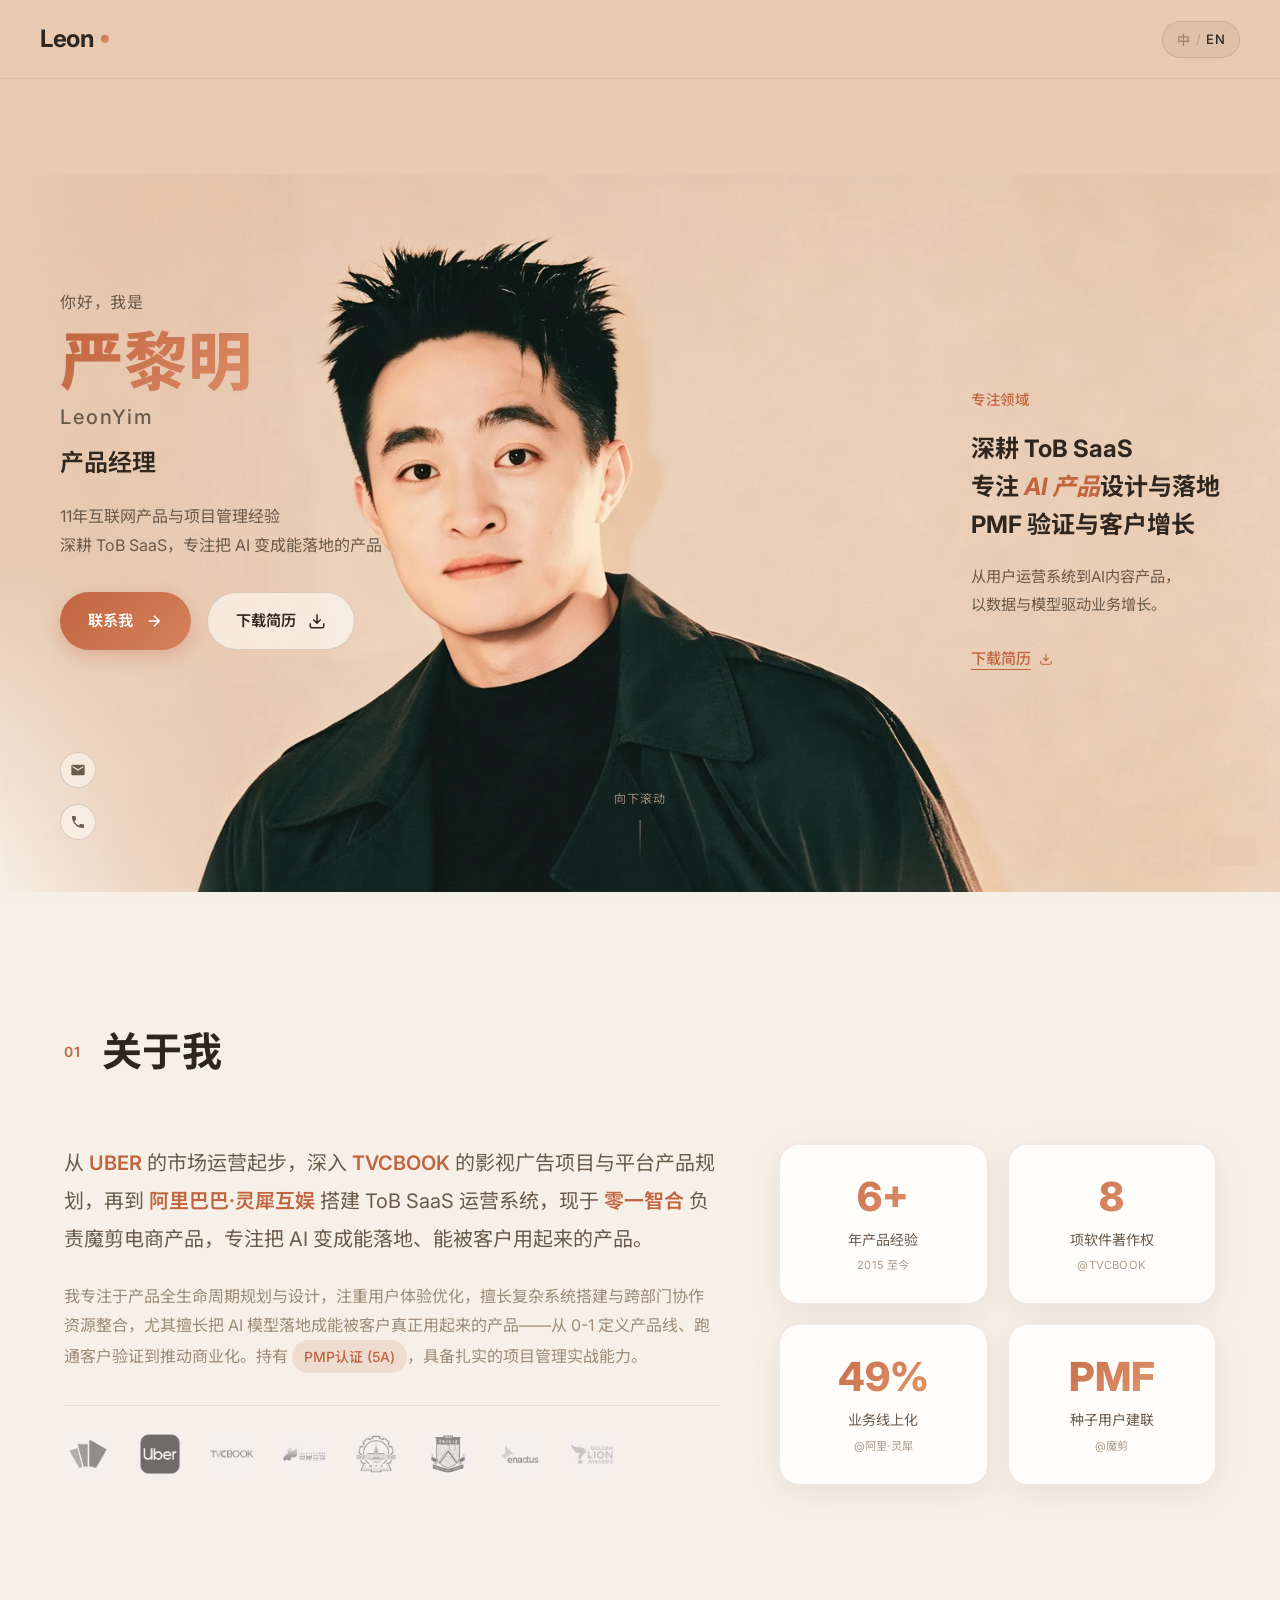
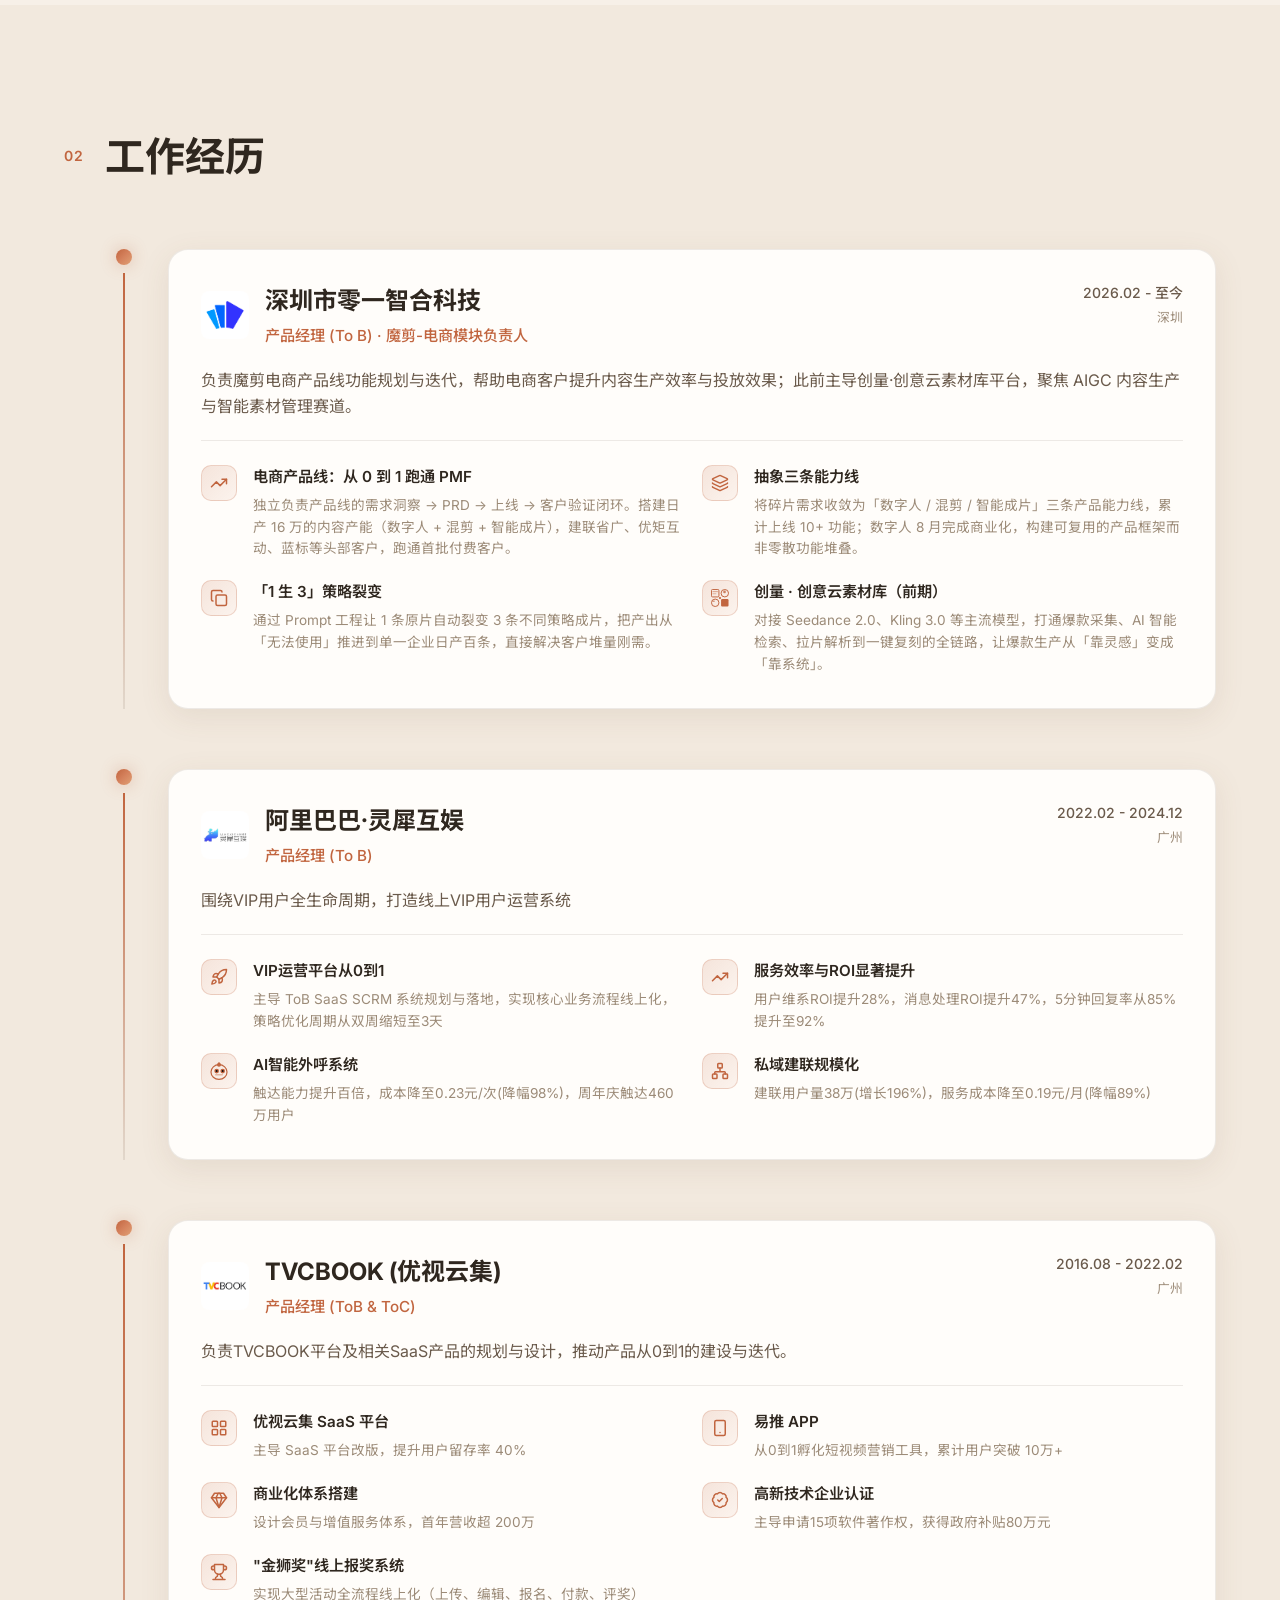
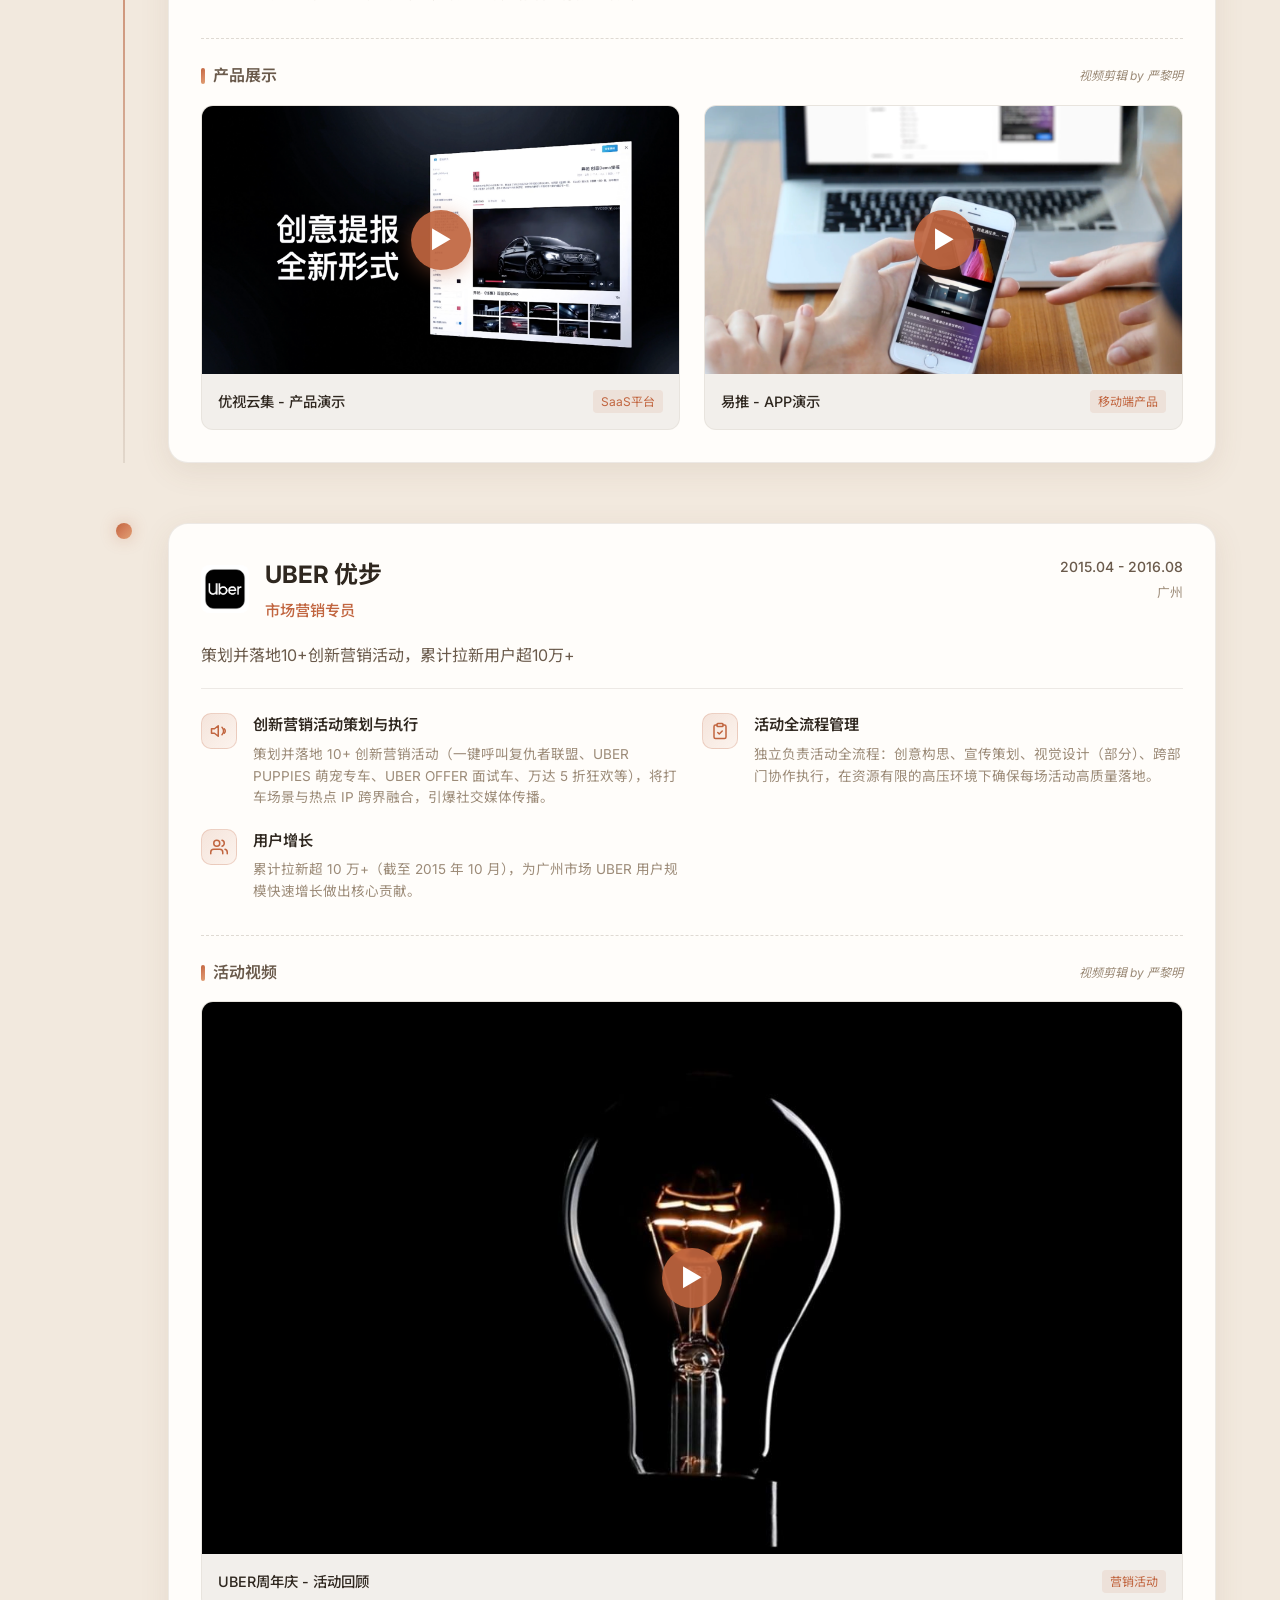
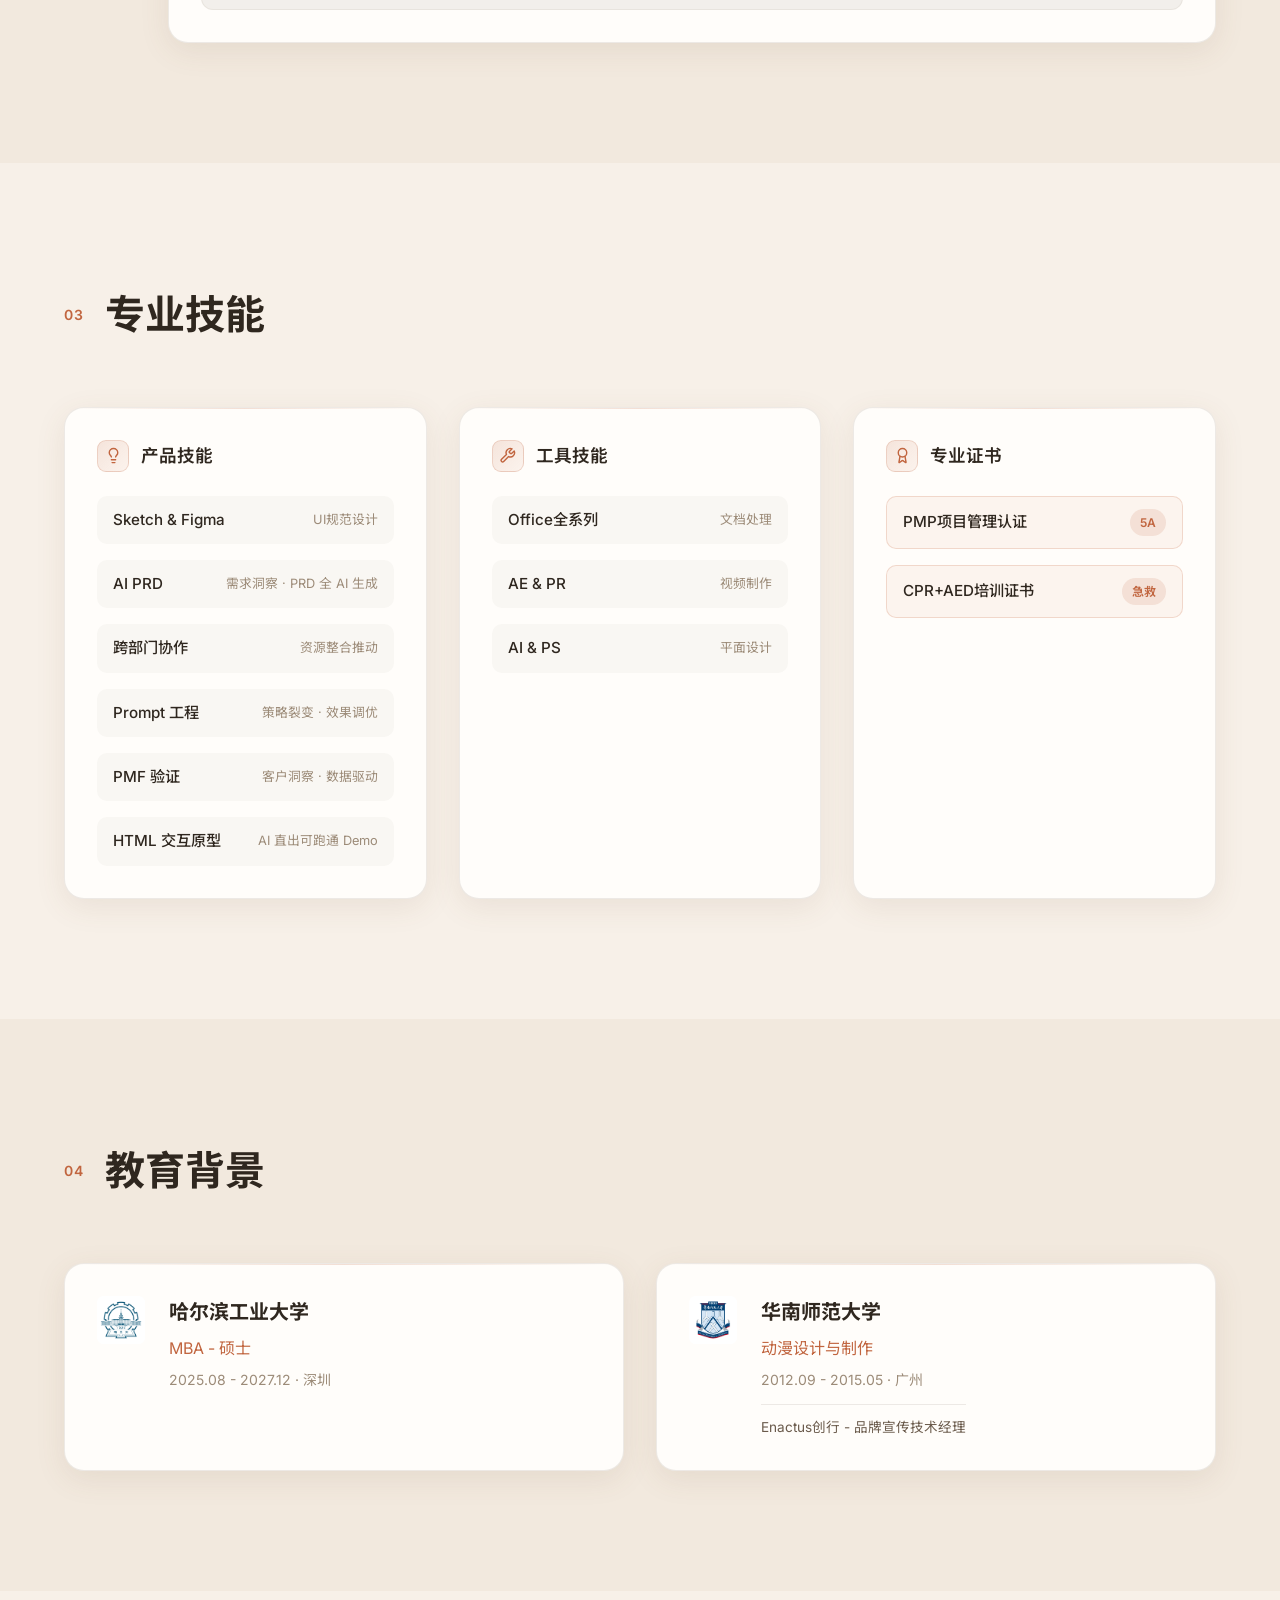
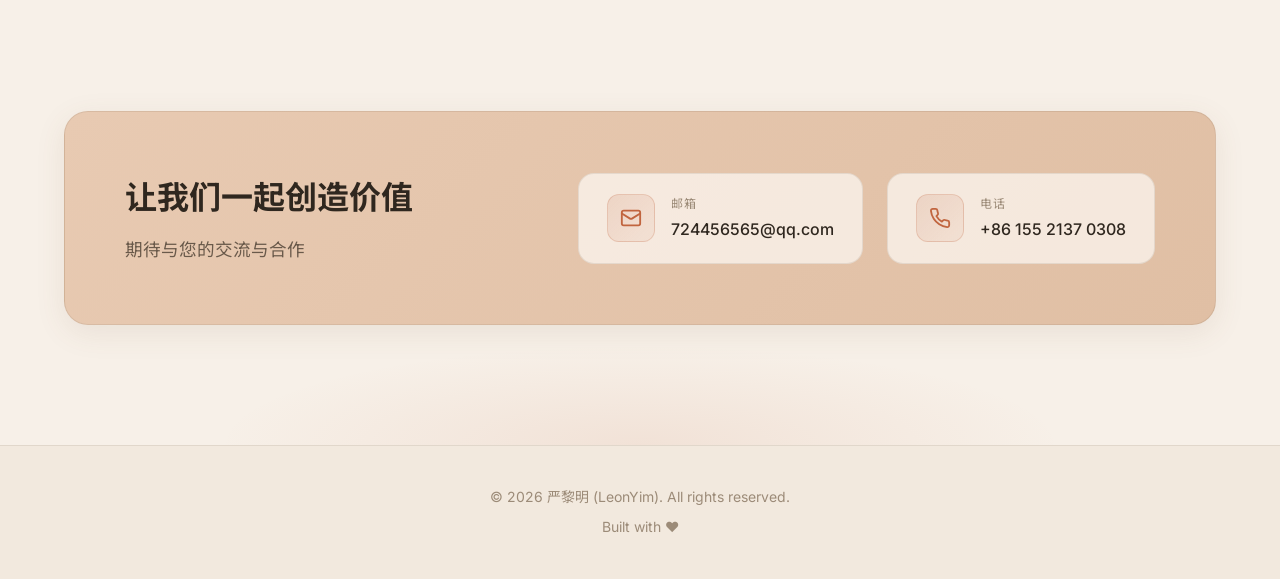
<file: V2/index.html>
<!DOCTYPE html>
<html lang="zh-CN" id="html-root">

<head>
    <meta charset="UTF-8">
    <meta name="viewport" content="width=device-width, initial-scale=1.0">
    <meta name="theme-color" content="#e8cab2">
    <title data-i18n="page.title">严黎明 | 产品经理</title>
    <meta name="description" data-i18n-attr="content" data-i18n="page.description"
        content="严黎明（LeonYim）- 11年互联网产品与项目管理经验，深耕 ToB SaaS，专注 AI 产品设计与落地">
    <meta name="author" content="严黎明 LeonYim">
    <meta name="keywords" content="严黎明,LeonYim,产品经理,ToB SaaS,AIGC,AI 内容生成,智能素材管理,SCRM,产品规划">

    <!-- Canonical -->
    <link rel="canonical" href="https://www.leonyim.me/">

    <!-- Favicon -->
    <link rel="icon" type="image/png" href="/other/image/favicon.png">
    <link rel="apple-touch-icon" href="/other/image/favicon.png">

    <!-- Open Graph (Facebook / 微信 / 通用) -->
    <meta property="og:type" content="profile">
    <meta property="og:title" content="严黎明 | 产品经理 (LeonYim)">
    <meta property="og:description" content="11年互联网产品与项目管理经验 · 深耕 ToB SaaS · 专注 AI 产品设计与落地">
    <meta property="og:url" content="https://www.leonyim.me/">
    <meta property="og:image" content="https://www.leonyim.me/other/image/portrait-beige.png">
    <meta property="og:image:alt" content="严黎明 LeonYim 个人头像">
    <meta property="og:locale" content="zh_CN">
    <meta property="og:locale:alternate" content="en_US">
    <meta property="profile:first_name" content="黎明">
    <meta property="profile:last_name" content="严">

    <!-- Twitter Card -->
    <meta name="twitter:card" content="summary_large_image">
    <meta name="twitter:title" content="Leon Yim | Product Manager">
    <meta name="twitter:description" content="11 years of product experience · ToB SaaS expert · Focused on AI product design & delivery">
    <meta name="twitter:image" content="https://www.leonyim.me/other/image/portrait-beige.png">

    <link rel="preconnect" href="https://fonts.googleapis.com">
    <link rel="preconnect" href="https://fonts.gstatic.com" crossorigin>
    <link
        href="https://fonts.googleapis.com/css2?family=Inter:wght@300;400;500;600;700;800&family=Noto+Sans+SC:wght@300;400;500;600;700&display=swap"
        rel="stylesheet">
    <link rel="stylesheet" href="styles.css">
    <!-- Google Analytics 埋点 -->
    <script async src="https://www.googletagmanager.com/gtag/js?id=G-48KJ0V7ZVY"></script>
    <script>
        window.dataLayer = window.dataLayer || [];
        function gtag() { dataLayer.push(arguments); }
        gtag('js', new Date());
        gtag('config', 'G-48KJ0V7ZVY');
    </script>
</head>

<body>
    <!-- 导航栏 -->
    <nav class="navbar">
        <div class="nav-logo">
            <span class="logo-text">Leon</span>
            <span class="logo-dot"></span>
        </div>

        <div class="nav-actions">
            <!-- 语言切换按钮 -->
            <button class="lang-switch" id="langSwitch" title="Switch Language">
                <span class="lang-label" data-lang="zh">中</span>
                <span class="lang-divider">/</span>
                <span class="lang-label active" data-lang="en">EN</span>
            </button>
        </div>
    </nav>

    <!-- Hero 区域 - 融合布局设计 -->
    <section class="hero" id="hero">
        <!-- 人物背景层 - 贯穿整个Hero -->
        <div class="hero-portrait-layer">
            <picture>
                <!-- 手机端加载 14KB 的 WebP -->
                <source media="(max-width: 768px)" type="image/webp" srcset="/other/image/portrait-beige-mobile.webp">
                <!-- 桌面端加载 60KB 的 WebP -->
                <source media="(min-width: 769px)" type="image/webp" srcset="/other/image/portrait-beige-desktop.webp">
                <!-- 降级：旧浏览器用 JPEG -->
                <img src="/other/image/portrait-beige-mobile.jpg" alt="严黎明" class="hero-portrait-bg">
            </picture>
        </div>

        <!-- 内容层 - 覆盖在人物上 -->
        <div class="hero-content-layer">
            <!-- 左侧主要内容 -->
            <div class="hero-main">
                <p class="hero-greeting animate-fade-in" data-i18n="hero.greeting">你好，我是</p>
                <h1 class="hero-name animate-fade-in-delay">
                    <span class="name-highlight" data-i18n="hero.name">严黎明</span>
                    <span class="name-en">LeonYim</span>
                    <span class="hero-role-mobile" data-i18n="hero.title">产品经理</span>
                </h1>
                <p class="hero-pitch-mobile" data-i18n="hero.pitch"></p>
                <p class="hero-pitchdesc-mobile" data-i18n="hero.pitchdesc"></p>
                <h2 class="hero-title animate-fade-in-delay-2" data-i18n="hero.title">产品经理</h2>
                <p class="hero-desc animate-fade-in-delay-3" data-i18n="hero.desc"></p>
                <div class="hero-buttons animate-fade-in-delay-3">
                    <a href="#contact" class="btn btn-primary">
                        <span data-i18n="hero.contact">联系我</span>
                        <svg class="btn-arrow" viewBox="0 0 24 24" fill="none" stroke="currentColor" stroke-width="2">
                            <path d="M5 12h14M12 5l7 7-7 7" />
                        </svg>
                    </a>
                    <a href="/other/resume/最新版本/严黎明-产品经理-简历_new.pdf" class="btn btn-secondary" download id="downloadBtn">
                        <span data-i18n="hero.download">下载简历</span>
                        <svg class="btn-icon" viewBox="0 0 24 24" fill="none" stroke="currentColor" stroke-width="2">
                            <path d="M21 15v4a2 2 0 0 1-2 2H5a2 2 0 0 1-2-2v-4M7 10l5 5 5-5M12 15V3" />
                        </svg>
                    </a>
                </div>
                <!-- 移动端专属：四格数据条（对应 demo 方案二） -->
                <div class="hero-stats-mobile">
                    <div class="hsm-item"><span class="hsm-num">11+</span><span class="hsm-lab" data-i18n="about.stat1">年产品经验</span></div>
                    <div class="hsm-item"><span class="hsm-num">15</span><span class="hsm-lab" data-i18n="hsm.copyright">软著</span></div>
                    <div class="hsm-item"><span class="hsm-num">90%</span><span class="hsm-lab" data-i18n="about.stat3">业务线上化</span></div>
                    <div class="hsm-item"><span class="hsm-num">PMF</span><span class="hsm-lab" data-i18n="hsm.seed">种子用户</span></div>
                </div>
            </div>

            <!-- 右侧专业信息 - 艺术化文字排版 -->
            <div class="hero-aside">

                <div class="stat-card animate-fade-in-right">
                    <span class="stat-label" data-i18n="aside.label">专注领域</span>
                    <h3 class="stat-title">
                        <span class="title-line" data-i18n="aside.line1">扎根互联网行业</span>
                        <span class="title-line" data-i18n="aside.line2">专注 <em>ToB SaaS</em></span>
                        <span class="title-line" data-i18n="aside.line3">产品设计与运营</span>
                    </h3>
                    <p class="stat-desc" data-i18n="aside.desc"></p>
                    <a href="/other/resume/最新版本/严黎明-产品经理-简历_new.pdf" class="stat-link" download id="downloadLink">
                        <span data-i18n="hero.download">下载简历</span>
                        <svg width="14" height="14" viewBox="0 0 24 24" fill="none" stroke="currentColor"
                            stroke-width="2">
                            <path d="M21 15v4a2 2 0 0 1-2 2H5a2 2 0 0 1-2-2v-4M7 10l5 5 5-5M12 15V3" />
                        </svg>
                    </a>
                </div>
            </div>
        </div>

        <!-- 底部元素 -->
        <div class="hero-scroll-hint">
            <span data-i18n="hero.scroll">向下滚动</span>
            <div class="scroll-line"></div>
        </div>
        <!-- 社交链接 -->
        <div class="social-links">
            <a href="#" class="social-link" title="Email" id="social-email">
                <svg viewBox="0 0 24 24" fill="currentColor">
                    <path
                        d="M20 4H4c-1.1 0-2 .9-2 2v12c0 1.1.9 2 2 2h16c1.1 0 2-.9 2-2V6c0-1.1-.9-2-2-2zm0 4l-8 5-8-5V6l8 5 8-5v2z" />
                </svg>
            </a>
            <a href="#" class="social-link" title="Phone" id="social-phone">
                <svg viewBox="0 0 24 24" fill="currentColor">
                    <path
                        d="M6.62 10.79c1.44 2.83 3.76 5.14 6.59 6.59l2.2-2.2c.27-.27.67-.36 1.02-.24 1.12.37 2.33.57 3.57.57.55 0 1 .45 1 1V20c0 .55-.45 1-1 1-9.39 0-17-7.61-17-17 0-.55.45-1 1-1h3.5c.55 0 1 .45 1 1 0 1.25.2 2.45.57 3.57.11.35.03.74-.25 1.02l-2.2 2.2z" />
                </svg>
            </a>
        </div>
    </section>

    <!-- 关于我 -->
    <section class="section about" id="about">
        <div class="container">
            <div class="section-header">
                <span class="section-number">01</span>
                <h2 class="section-title" data-i18n="about.title">关于我</h2>
            </div>
            <div class="about-content">
                <div class="about-text">
                    <p class="about-intro" data-i18n="about.intro"></p>
                    <p class="about-detail" data-i18n="about.detail"></p>
                    <!-- Logo 墙 -->
                    <div class="logo-wall">
                        <div class="logo-item" data-name="零一智合">
                            <img src="/other/image/logo/创量广告.png" alt="零一智合">
                        </div>
                        <div class="logo-item" data-name="UBER 优步">
                            <img src="/other/image/logo/uber.png" alt="UBER">
                        </div>
                        <div class="logo-item" data-name="TVCBOOK 优视云集">
                            <img src="/other/image/logo/TVCBOOK.png" alt="TVCBOOK">
                        </div>
                        <div class="logo-item" data-name="阿里巴巴·灵犀互娱">
                            <img src="/other/image/logo/灵犀互娱.png" alt="灵犀互娱">
                        </div>
                        <div class="logo-item" data-name="哈尔滨工业大学">
                            <img src="/other/image/logo/哈尔滨工业大学.png" alt="哈尔滨工业大学">
                        </div>
                        <div class="logo-item" data-name="华南师范大学">
                            <img src="/other/image/logo/华南师范大学.png" alt="华南师范大学">
                        </div>
                        <div class="logo-item" data-name="Enactus 创行">
                            <img src="/other/image/logo/enactus.png" alt="Enactus">
                        </div>
                        <div class="logo-item" data-name="金狮奖">
                            <img src="/other/image/logo/金狮奖.png" alt="金狮奖">
                        </div>
                    </div>
                </div>
                <div class="about-highlights">
                    <div class="highlight-card">
                        <div class="highlight-number">11+</div>
                        <div class="highlight-label" data-i18n="about.stat1">年产品经验</div>
                        <div class="highlight-source" data-i18n="about.stat1.src">2015 至今</div>
                    </div>
                    <div class="highlight-card">
                        <div class="highlight-number">15</div>
                        <div class="highlight-label" data-i18n="about.stat2">项软件著作权</div>
                        <div class="highlight-source" data-i18n="about.stat2.src">@TVCBOOK</div>
                    </div>
                    <div class="highlight-card">
                        <div class="highlight-number">90%</div>
                        <div class="highlight-label" data-i18n="about.stat3">业务线上化</div>
                        <div class="highlight-source" data-i18n="about.stat3.src">@阿里·灵犀</div>
                    </div>
                    <div class="highlight-card">
                        <div class="highlight-number">PMF</div>
                        <div class="highlight-label" data-i18n="about.stat4">种子用户建联</div>
                        <div class="highlight-source" data-i18n="about.stat4.src">@魔剪</div>
                    </div>
                </div>
            </div>
        </div>
    </section>

    <!-- 工作经历 -->
    <section class="section experience" id="experience">
        <div class="container">
            <div class="section-header">
                <span class="section-number">02</span>
                <h2 class="section-title" data-i18n="exp.title">工作经历</h2>
            </div>
            <div class="timeline">
                <!-- 深圳市零一智合科技（单一雇主：二创 + 智能创意素材库） -->
                <div class="timeline-item">
                    <div class="timeline-marker">
                        <div class="marker-dot"></div>
                        <div class="marker-line"></div>
                    </div>
                    <div class="timeline-content">
                        <div class="timeline-header">
                            <div class="timeline-company">
                                <img src="/other/image/logo/创量广告.png" alt="零一智合" class="company-logo">
                                <div class="company-info">
                                    <h3 data-i18n="exp.lyzh.name">深圳市零一智合科技</h3>
                                    <span class="timeline-role" data-i18n="exp.lyzh.role">产品经理 (To B) · 魔剪-电商模块负责人</span>
                                </div>
                            </div>
                            <div class="timeline-meta">
                                <span class="timeline-date" data-i18n="exp.lyzh.date">2026.02 - 至今</span>
                                <span class="timeline-location" data-i18n="exp.lyzh.location">深圳</span>
                            </div>
                        </div>
                        <div class="timeline-body">
                            <p class="timeline-summary" data-i18n="exp.lyzh.summary">负责魔剪电商产品线功能规划与迭代，帮助电商客户提升内容生产效率与投放效果；此前主导创量·创意云素材库平台，聚焦 AIGC 内容生产与智能素材管理赛道。</p>
                            <div class="timeline-achievements">
                                <div class="achievement">
                                    <div class="achievement-icon" aria-hidden="true">
                                        <!-- trending-up -->
                                        <svg viewBox="0 0 24 24" fill="none" stroke="currentColor" stroke-linecap="round" stroke-linejoin="round"><path d="M16 7h6v6"/><path d="m22 7-8.5 8.5-5-5L2 17"/></svg>
                                    </div>
                                    <div class="achievement-content">
                                        <h4 data-i18n="exp.lyzh.ach1.title">电商产品线：从 0 到 1 跑通 PMF</h4>
                                        <p data-i18n="exp.lyzh.ach1.desc">独立负责产品线的需求洞察 → PRD → 上线 → 客户验证闭环。搭建日产 16 万的内容产能（数字人 + 混剪 + 智能成片），建联省广、优矩互动、蓝标等头部客户，跑通首批付费客户。</p>
                                    </div>
                                </div>
                                <div class="achievement">
                                    <div class="achievement-icon" aria-hidden="true">
                                        <!-- layers -->
                                        <svg viewBox="0 0 24 24" fill="none" stroke="currentColor" stroke-linecap="round" stroke-linejoin="round"><path d="M12.83 2.18a2 2 0 0 0-1.66 0L2.6 6.08a1 1 0 0 0 0 1.83l8.58 3.91a2 2 0 0 0 1.66 0l8.58-3.9a1 1 0 0 0 0-1.83z"/><path d="M2 12a1 1 0 0 0 .58.91l8.6 3.91a2 2 0 0 0 1.65 0l8.58-3.9A1 1 0 0 0 22 12"/><path d="M2 17a1 1 0 0 0 .58.91l8.6 3.91a2 2 0 0 0 1.65 0l8.58-3.9A1 1 0 0 0 22 17"/></svg>
                                    </div>
                                    <div class="achievement-content">
                                        <h4 data-i18n="exp.lyzh.ach2.title">抽象三条能力线</h4>
                                        <p data-i18n="exp.lyzh.ach2.desc">将碎片需求收敛为「数字人 / 混剪 / 智能成片」三条产品能力线，累计上线 10+ 功能；数字人 8 月完成商业化，构建可复用的产品框架而非零散功能堆叠。</p>
                                    </div>
                                </div>
                                <div class="achievement">
                                    <div class="achievement-icon" aria-hidden="true">
                                        <!-- copy -->
                                        <svg viewBox="0 0 24 24" fill="none" stroke="currentColor" stroke-linecap="round" stroke-linejoin="round"><rect width="14" height="14" x="8" y="8" rx="2" ry="2"/><path d="M4 16c-1.1 0-2-.9-2-2V4c0-1.1.9-2 2-2h10c1.1 0 2 .9 2 2"/></svg>
                                    </div>
                                    <div class="achievement-content">
                                        <h4 data-i18n="exp.lyzh.ach3.title">「1 生 3」策略裂变</h4>
                                        <p data-i18n="exp.lyzh.ach3.desc">通过 Prompt 工程让 1 条原片自动裂变 3 条不同策略成片，把产出从「无法使用」推进到单一企业日产百条，直接解决客户堆量刚需。</p>
                                    </div>
                                </div>
                                <div class="achievement">
                                    <div class="achievement-icon" aria-hidden="true">
                                        <!-- Lumen: multimodal (多模态) -->
                                        <svg viewBox="0 0 33.8 33.8" fill="none" xmlns="http://www.w3.org/2000/svg"><rect x="0.9" y="0.9" width="14" height="14" rx="2" stroke="currentColor" stroke-width="1.8"/><rect x="2.9" y="3.9" width="10" height="2" fill="currentColor" fill-opacity="0.5"/><rect x="2.9" y="7.9" width="7" height="2" fill="currentColor" fill-opacity="0.4"/><circle cx="25.9" cy="7.9" r="7" stroke="currentColor" stroke-width="1.8"/><circle cx="25.4" cy="5.4" r="2.5" fill="currentColor" fill-opacity="0.8"/><circle cx="7.9" cy="25.9" r="7" stroke="currentColor" stroke-width="1.8"/><rect x="2.9" y="21.9" width="4" height="2" fill="currentColor" fill-opacity="0.8"/><rect x="18.9" y="18.9" width="14" height="14" rx="2" fill="currentColor"/><circle cx="16.9" cy="16.9" r="2" fill="currentColor"/></svg>
                                    </div>
                                    <div class="achievement-content">
                                        <h4 data-i18n="exp.lyzh.ach4.title">创量 · 创意云素材库（前期）</h4>
                                        <p data-i18n="exp.lyzh.ach4.desc">对接 Seedance 2.0、Kling 3.0 等主流模型，打通爆款采集、AI 智能检索、拉片解析到一键复刻的全链路，让爆款生产从「靠灵感」变成「靠系统」。</p>
                                    </div>
                                </div>
                            </div>
                        </div>
                    </div>
                </div>

                <!-- 阿里巴巴 -->
                <div class="timeline-item">
                    <div class="timeline-marker">
                        <div class="marker-dot"></div>
                        <div class="marker-line"></div>
                    </div>
                    <div class="timeline-content">
                        <div class="timeline-header">
                            <div class="timeline-company">
                                <img src="/other/image/logo/灵犀互娱.png" alt="灵犀互娱" class="company-logo">
                                <div class="company-info">
                                    <h3 data-i18n="exp.ali.name">阿里巴巴·灵犀互娱</h3>
                                    <span class="timeline-role" data-i18n="exp.ali.role">产品经理 (To B)</span>
                                </div>
                            </div>
                            <div class="timeline-meta">
                                <span class="timeline-date" data-i18n="exp.ali.date">2022.02 - 2024.12</span>
                                <span class="timeline-location" data-i18n="exp.ali.location">广州</span>
                            </div>
                        </div>
                        <div class="timeline-body">
                            <p class="timeline-summary" data-i18n="exp.ali.summary">围绕VIP用户全生命周期，打造线上VIP用户运营系统</p>
                            <div class="timeline-achievements">
                                <div class="achievement">
                                    <div class="achievement-icon" aria-hidden="true">
                                        <!-- rocket -->
                                        <svg viewBox="0 0 24 24" fill="none" stroke="currentColor" stroke-linecap="round" stroke-linejoin="round"><path d="M4.5 16.5c-1.5 1.26-2 5-2 5s3.74-.5 5-2c.71-.84.7-2.13-.09-2.91a2.18 2.18 0 0 0-2.91-.09z"/><path d="m12 15-3-3a22 22 0 0 1 2-3.95A12.88 12.88 0 0 1 22 2c0 2.72-.78 7.5-6 11a22.35 22.35 0 0 1-4 2z"/><path d="M9 12H4s.55-3.03 2-4c1.62-1.08 5 0 5 0M12 15v5s3.03-.55 4-2c1.08-1.62 0-5 0-5"/></svg>
                                    </div>
                                    <div class="achievement-content">
                                        <h4 data-i18n="exp.ali.ach1.title">VIP运营平台从0到1</h4>
                                        <p data-i18n="exp.ali.ach1.desc">主导 ToB SaaS SCRM
                                            系统规划与落地，实现核心业务流程线上化，策略优化周期从双周缩短至3天</p>
                                    </div>
                                </div>
                                <div class="achievement">
                                    <div class="achievement-icon" aria-hidden="true">
                                        <!-- trending-up -->
                                        <svg viewBox="0 0 24 24" fill="none" stroke="currentColor" stroke-linecap="round" stroke-linejoin="round"><path d="M16 7h6v6"/><path d="m22 7-8.5 8.5-5-5L2 17"/></svg>
                                    </div>
                                    <div class="achievement-content">
                                        <h4 data-i18n="exp.ali.ach2.title">服务效率与ROI显著提升</h4>
                                        <p data-i18n="exp.ali.ach2.desc">用户维系ROI提升28%，消息处理ROI提升47%，5分钟回复率从85%提升至92%</p>
                                    </div>
                                </div>
                                <div class="achievement">
                                    <div class="achievement-icon" aria-hidden="true">
                                        <!-- Lumen: agent (AI智能体) -->
                                        <svg viewBox="0 0 25.8 26.9" fill="none" xmlns="http://www.w3.org/2000/svg"><ellipse cx="12.9" cy="15" rx="12" ry="11" stroke="currentColor" stroke-width="1.8"/><circle cx="9.4" cy="13.5" r="3.5" fill="currentColor"/><circle cx="18.4" cy="13.5" r="3.5" fill="currentColor"/><circle cx="9.4" cy="13.5" r="1.5" fill="#0b0b0e"/><circle cx="18.4" cy="13.5" r="1.5" fill="#0b0b0e"/><rect x="6.9" y="18" width="12" height="2" rx="1" fill="currentColor" fill-opacity="0.4"/><rect x="11.9" width="2" height="5" fill="currentColor" fill-opacity="0.7"/><circle cx="12.9" cy="4" r="3" fill="currentColor"/></svg>
                                    </div>
                                    <div class="achievement-content">
                                        <h4 data-i18n="exp.ali.ach3.title">AI智能外呼系统</h4>
                                        <p data-i18n="exp.ali.ach3.desc">触达能力提升百倍，成本降至0.23元/次(降幅98%)，周年庆触达460万用户</p>
                                    </div>
                                </div>
                                <div class="achievement">
                                    <div class="achievement-icon" aria-hidden="true">
                                        <!-- network -->
                                        <svg viewBox="0 0 24 24" fill="none" stroke="currentColor" stroke-linecap="round" stroke-linejoin="round"><rect x="9" y="2" width="6" height="6" rx="1"/><rect x="2" y="16" width="6" height="6" rx="1"/><rect x="16" y="16" width="6" height="6" rx="1"/><path d="M12 8v4M5 16v-2a1 1 0 0 1 1-1h12a1 1 0 0 1 1 1v2"/></svg>
                                    </div>
                                    <div class="achievement-content">
                                        <h4 data-i18n="exp.ali.ach4.title">私域建联规模化</h4>
                                        <p data-i18n="exp.ali.ach4.desc">建联用户量38万(增长196%)，服务成本降至0.19元/月(降幅89%)</p>
                                    </div>
                                </div>
                            </div>
                        </div>
                    </div>
                </div>

                <!-- TVCBOOK -->
                <div class="timeline-item">
                    <div class="timeline-marker">
                        <div class="marker-dot"></div>
                        <div class="marker-line"></div>
                    </div>
                    <div class="timeline-content">
                        <div class="timeline-header">
                            <div class="timeline-company">
                                <img src="/other/image/logo/TVCBOOK.png" alt="TVCBOOK" class="company-logo">
                                <div class="company-info">
                                    <h3 data-i18n="exp.tvc.name">TVCBOOK (优视云集)</h3>
                                    <span class="timeline-role" data-i18n="exp.tvc.role">产品经理 (ToB & ToC)</span>
                                </div>
                            </div>
                            <div class="timeline-meta">
                                <span class="timeline-date" data-i18n="exp.tvc.date">2016.08 - 2022.02</span>
                                <span class="timeline-location" data-i18n="exp.tvc.location">广州</span>
                            </div>
                        </div>
                        <div class="timeline-body">
                            <p class="timeline-summary" data-i18n="exp.tvc.summary">负责TVCBOOK平台及相关SaaS产品的规划与设计，推动产品从0到1的建设与迭代。</p>

                            <div class="timeline-achievements">
                                <div class="achievement">
                                    <div class="achievement-icon" aria-hidden="true">
                                        <!-- layout-grid -->
                                        <svg viewBox="0 0 24 24" fill="none" stroke="currentColor" stroke-linecap="round" stroke-linejoin="round"><rect width="7" height="7" x="3" y="3" rx="1"/><rect width="7" height="7" x="14" y="3" rx="1"/><rect width="7" height="7" x="14" y="14" rx="1"/><rect width="7" height="7" x="3" y="14" rx="1"/></svg>
                                    </div>
                                    <div class="achievement-content">
                                        <h4 data-i18n="exp.tvc.ach1.title">优视云集 SaaS 平台</h4>
                                        <p data-i18n="exp.tvc.ach1.desc">主导 SaaS 平台改版，提升用户留存率 40%</p>
                                    </div>
                                </div>
                                <div class="achievement">
                                    <div class="achievement-icon" aria-hidden="true">
                                        <!-- smartphone -->
                                        <svg viewBox="0 0 24 24" fill="none" stroke="currentColor" stroke-linecap="round" stroke-linejoin="round"><rect width="14" height="20" x="5" y="2" rx="2" ry="2"/><path d="M12 18h.01"/></svg>
                                    </div>
                                    <div class="achievement-content">
                                        <h4 data-i18n="exp.tvc.ach2.title">易推 APP</h4>
                                        <p data-i18n="exp.tvc.ach2.desc">从0到1孵化短视频营销工具，累计用户突破 10万+</p>
                                    </div>
                                </div>
                                <div class="achievement">
                                    <div class="achievement-icon" aria-hidden="true">
                                        <!-- gem -->
                                        <svg viewBox="0 0 24 24" fill="none" stroke="currentColor" stroke-linecap="round" stroke-linejoin="round"><path d="M6 3h12l4 6-10 13L2 9z"/><path d="M11 3 8 9l4 13 4-13-3-6"/><path d="M2 9h20"/></svg>
                                    </div>
                                    <div class="achievement-content">
                                        <h4 data-i18n="exp.tvc.ach3.title">商业化体系搭建</h4>
                                        <p data-i18n="exp.tvc.ach3.desc">设计会员与增值服务体系，首年营收超 200万</p>
                                    </div>
                                </div>
                                <div class="achievement">
                                    <div class="achievement-icon" aria-hidden="true">
                                        <!-- badge-check -->
                                        <svg viewBox="0 0 24 24" fill="none" stroke="currentColor" stroke-linecap="round" stroke-linejoin="round"><path d="M3.85 8.62a4 4 0 0 1 4.78-4.77 4 4 0 0 1 6.74 0 4 4 0 0 1 4.78 4.78 4 4 0 0 1 0 6.74 4 4 0 0 1-4.77 4.78 4 4 0 0 1-6.75 0 4 4 0 0 1-4.78-4.77 4 4 0 0 1 0-6.76Z"/><path d="m9 12 2 2 4-4"/></svg>
                                    </div>
                                    <div class="achievement-content">
                                        <h4 data-i18n="exp.tvc.ach4.title">高新技术企业认证</h4>
                                        <p data-i18n="exp.tvc.ach4.desc">主导申请15项软件著作权，获得政府补贴80万元</p>
                                    </div>
                                </div>
                                <div class="achievement">
                                    <div class="achievement-icon" aria-hidden="true">
                                        <!-- trophy -->
                                        <svg viewBox="0 0 24 24" fill="none" stroke="currentColor" stroke-linecap="round" stroke-linejoin="round"><path d="M6 9H4.5a2.5 2.5 0 0 1 0-5H6M18 9h1.5a2.5 2.5 0 0 0 0-5H18M4 22h16M10 14.66V17c0 .55-.47.98-.97 1.21C7.85 18.75 7 20.24 7 22M14 14.66V17c0 .55.47.98.97 1.21C16.15 18.75 17 20.24 17 22M18 2H6v7a6 6 0 0 0 12 0z"/></svg>
                                    </div>
                                    <div class="achievement-content">
                                        <h4 data-i18n="exp.tvc.ach5.title">"金狮奖"线上报奖系统</h4>
                                        <p data-i18n="exp.tvc.ach5.desc">实现大型活动全流程线上化（上传、编辑、报名、付款、评奖）</p>
                                    </div>
                                </div>
                            </div>

                            <!-- 产品展示视频 -->
                            <div class="product-showcase">
                                <div class="showcase-header">
                                    <h4 class="showcase-title" data-i18n="exp.showcase">产品展示</h4>
                                    <span class="video-creator" data-i18n="exp.videoCredit">视频剪辑 by 严黎明</span>
                                </div>
                                <div class="video-grid">
                                    <div class="video-card" role="button" tabindex="0"
                                        onclick="openVideoModal('/other/project/tvcbook/video/优视云集-V6-Leon.mp4')"
                                        onkeydown="handleVideoCardKey(event, '/other/project/tvcbook/video/优视云集-V6-Leon.mp4')">
                                        <div class="video-thumbnail">
                                            <img src="/other/project/tvcbook/video/tb-bg.png" alt="优视云集">
                                            <div class="play-button">▶</div>
                                        </div>
                                        <div class="video-info">
                                            <span class="video-name" data-i18n="exp.tvc.video1.name">优视云集 - 产品演示</span>
                                            <span class="video-tag" data-i18n="exp.tvc.video1.tag">SaaS平台</span>
                                        </div>
                                    </div>
                                    <div class="video-card" role="button" tabindex="0"
                                        onclick="openVideoModal('/other/project/tvcbook/video/易推-V09.mp4')"
                                        onkeydown="handleVideoCardKey(event, '/other/project/tvcbook/video/易推-V09.mp4')">
                                        <div class="video-thumbnail">
                                            <img src="/other/project/tvcbook/video/yt-bg.png" alt="易推">
                                            <div class="play-button">▶</div>
                                        </div>
                                        <div class="video-info">
                                            <span class="video-name" data-i18n="exp.tvc.video2.name">易推 - APP演示</span>
                                            <span class="video-tag" data-i18n="exp.tvc.video2.tag">移动端产品</span>
                                        </div>
                                    </div>
                                </div>
                            </div>
                        </div>
                    </div>
                </div>

                <!-- UBER -->
                <div class="timeline-item">
                    <div class="timeline-marker">
                        <div class="marker-dot"></div>
                    </div>
                    <div class="timeline-content">
                        <div class="timeline-header">
                            <div class="timeline-company">
                                <img src="/other/image/logo/uber.png" alt="Uber" class="company-logo">
                                <div class="company-info">
                                    <h3 data-i18n="exp.uber.name">UBER 优步</h3>
                                    <span class="timeline-role" data-i18n="exp.uber.role">市场营销专员</span>
                                </div>
                            </div>
                            <div class="timeline-meta">
                                <span class="timeline-date" data-i18n="exp.uber.date">2015.04 - 2016.08</span>
                                <span class="timeline-location" data-i18n="exp.uber.location">广州</span>
                            </div>
                        </div>
                        <div class="timeline-body">
                            <p class="timeline-summary" data-i18n="exp.uber.summary">策划并落地10+创新营销活动，累计拉新用户超10万+</p>
                            <div class="timeline-achievements">
                                <div class="achievement">
                                    <div class="achievement-icon" aria-hidden="true">
                                        <!-- megaphone -->
                                        <svg viewBox="0 0 24 24" fill="none" stroke="currentColor" stroke-linecap="round" stroke-linejoin="round"><path d="M11 5 6 9H2v6h4l5 4V5z"/><path d="M19 9a4 4 0 0 1 0 6"/><path d="M16 7a7 7 0 0 1 0 10"/></svg>
                                    </div>
                                    <div class="achievement-content">
                                        <h4 data-i18n="exp.uber.ach1.title">创新营销活动策划与执行</h4>
                                        <p data-i18n="exp.uber.ach1.desc">策划并落地 10+ 创新营销活动（一键呼叫复仇者联盟、UBER PUPPIES 萌宠专车、UBER OFFER 面试车、万达 5 折狂欢等），将打车场景与热点 IP 跨界融合，引爆社交媒体传播。</p>
                                    </div>
                                </div>
                                <div class="achievement">
                                    <div class="achievement-icon" aria-hidden="true">
                                        <!-- clipboard-check -->
                                        <svg viewBox="0 0 24 24" fill="none" stroke="currentColor" stroke-linecap="round" stroke-linejoin="round"><path d="M16 4h2a2 2 0 0 1 2 2v14a2 2 0 0 1-2 2H6a2 2 0 0 1-2-2V6a2 2 0 0 1 2-2h2"/><rect x="8" y="2" width="8" height="4" rx="1" ry="1"/><path d="m9 14 2 2 4-4"/></svg>
                                    </div>
                                    <div class="achievement-content">
                                        <h4 data-i18n="exp.uber.ach2.title">活动全流程管理</h4>
                                        <p data-i18n="exp.uber.ach2.desc">独立负责活动全流程：创意构思、宣传策划、视觉设计（部分）、跨部门协作执行，在资源有限的高压环境下确保每场活动高质量落地。</p>
                                    </div>
                                </div>
                                <div class="achievement">
                                    <div class="achievement-icon" aria-hidden="true">
                                        <!-- users -->
                                        <svg viewBox="0 0 24 24" fill="none" stroke="currentColor" stroke-linecap="round" stroke-linejoin="round"><path d="M17 21v-2a4 4 0 0 0-4-4H5a4 4 0 0 0-4 4v2"/><circle cx="9" cy="7" r="4"/><path d="M23 21v-2a4 4 0 0 0-3-3.87"/><path d="M16 3.13a4 4 0 0 1 0 7.75"/></svg>
                                    </div>
                                    <div class="achievement-content">
                                        <h4 data-i18n="exp.uber.ach3.title">用户增长</h4>
                                        <p data-i18n="exp.uber.ach3.desc">累计拉新超 10 万+（截至 2015 年 10 月），为广州市场 UBER 用户规模快速增长做出核心贡献。</p>
                                    </div>
                                </div>
                            </div>

                            <!-- UBER 视频展示 -->
                            <div class="product-showcase">
                                <div class="showcase-header">
                                    <h4 class="showcase-title" data-i18n="exp.uber.videoTitle">活动视频</h4>
                                    <span class="video-creator" data-i18n="exp.videoCredit">视频剪辑 by 严黎明</span>
                                </div>
                                <div class="video-grid">
                                    <div class="video-card" role="button" tabindex="0"
                                        onclick="openVideoModal('/other/project/UBER/UBER周年庆.mp4')"
                                        onkeydown="handleVideoCardKey(event, '/other/project/UBER/UBER周年庆.mp4')">
                                        <div class="video-thumbnail">
                                            <img src="/other/project/UBER/uber-封面.jpg" alt="UBER周年庆">
                                            <div class="play-button">▶</div>
                                        </div>
                                        <div class="video-info">
                                            <span class="video-name" data-i18n="exp.uber.video.name">UBER周年庆 -
                                                活动回顾</span>
                                            <span class="video-tag" data-i18n="exp.uber.video.tag">营销活动</span>
                                        </div>
                                    </div>
                                </div>
                            </div>
                        </div>
                    </div>
                </div>
            </div>
        </div>
    </section>

    <!-- 技能 -->
    <section class="section skills" id="skills">
        <div class="container">
            <div class="section-header">
                <span class="section-number">03</span>
                <h2 class="section-title" data-i18n="skills.title">专业技能</h2>
            </div>
            <div class="skills-grid">
                <div class="skill-category">
                    <h3 class="skill-category-title">
                        <span class="skill-icon" aria-hidden="true">
                            <!-- lightbulb -->
                            <svg viewBox="0 0 24 24" fill="none" stroke="currentColor" stroke-linecap="round" stroke-linejoin="round"><path d="M15 14c.2-1 .7-1.7 1.5-2.5 1-.9 1.5-2.2 1.5-3.5A6 6 0 0 0 6 8c0 1 .2 2.2 1.5 3.5.7.7 1.3 1.5 1.5 2.5"/><path d="M9 18h6M10 22h4"/></svg>
                        </span>
                        <span data-i18n="skills.product">产品技能</span>
                    </h3>
                    <div class="skill-items">
                        <div class="skill-item">
                            <span class="skill-name">Sketch & Figma</span>
                            <span class="skill-desc" data-i18n="skills.product.s1">UI规范设计</span>
                        </div>
                        <div class="skill-item">
                            <span class="skill-name" data-i18n="skills.product.s2.name">AI PRD</span>
                            <span class="skill-desc" data-i18n="skills.product.s2.desc">需求洞察 · PRD 全 AI 生成</span>
                        </div>
                        <div class="skill-item">
                            <span class="skill-name" data-i18n="skills.product.s3.name">跨部门协作</span>
                            <span class="skill-desc" data-i18n="skills.product.s3.desc">资源整合推动</span>
                        </div>
                        <div class="skill-item">
                            <span class="skill-name" data-i18n="skills.product.s4.name">Prompt 工程</span>
                            <span class="skill-desc" data-i18n="skills.product.s4.desc">策略裂变 · 效果调优</span>
                        </div>
                        <div class="skill-item">
                            <span class="skill-name" data-i18n="skills.product.s6.name">PMF 验证</span>
                            <span class="skill-desc" data-i18n="skills.product.s6.desc">客户洞察 · 数据驱动</span>
                        </div>
                        <div class="skill-item">
                            <span class="skill-name" data-i18n="skills.product.s5.name">HTML 交互原型</span>
                            <span class="skill-desc" data-i18n="skills.product.s5">AI 直出可跑通 Demo</span>
                        </div>
                    </div>
                </div>
                <div class="skill-category">
                    <h3 class="skill-category-title">
                        <span class="skill-icon" aria-hidden="true">
                            <!-- wrench -->
                            <svg viewBox="0 0 24 24" fill="none" stroke="currentColor" stroke-linecap="round" stroke-linejoin="round"><path d="M14.7 6.3a1 1 0 0 0 0 1.4l1.6 1.6a1 1 0 0 0 1.4 0l3.77-3.77a6 6 0 0 1-7.94 7.94l-6.91 6.91a2.12 2.12 0 0 1-3-3l6.91-6.91a6 6 0 0 1 7.94-7.94l-3.76 3.76z"/></svg>
                        </span>
                        <span data-i18n="skills.tools">工具技能</span>
                    </h3>
                    <div class="skill-items">
                        <div class="skill-item">
                            <span class="skill-name" data-i18n="skills.tools.s1.name">Office全系列</span>
                            <span class="skill-desc" data-i18n="skills.tools.s1.desc">文档处理</span>
                        </div>
                        <div class="skill-item">
                            <span class="skill-name">AE & PR</span>
                            <span class="skill-desc" data-i18n="skills.tools.s2">视频制作</span>
                        </div>
                        <div class="skill-item">
                            <span class="skill-name">AI & PS</span>
                            <span class="skill-desc" data-i18n="skills.tools.s3">平面设计</span>
                        </div>
                    </div>
                </div>
                <div class="skill-category">
                    <h3 class="skill-category-title">
                        <span class="skill-icon" aria-hidden="true">
                            <!-- award -->
                            <svg viewBox="0 0 24 24" fill="none" stroke="currentColor" stroke-linecap="round" stroke-linejoin="round"><path d="m15.477 12.89 1.515 8.526a.5.5 0 0 1-.81.47l-3.58-2.687a1 1 0 0 0-1.197 0l-3.586 2.686a.5.5 0 0 1-.81-.469l1.514-8.526"/><circle cx="12" cy="8" r="6"/></svg>
                        </span>
                        <span data-i18n="skills.certs">专业证书</span>
                    </h3>
                    <div class="skill-items">
                        <div class="skill-item certificate">
                            <span class="skill-name" data-i18n="skills.certs.pmp">PMP项目管理认证</span>
                            <span class="skill-badge">5A</span>
                        </div>
                        <div class="skill-item certificate">
                            <span class="skill-name" data-i18n="skills.certs.cpr">CPR+AED培训证书</span>
                            <span class="skill-badge" data-i18n="skills.certs.cpr.badge">急救</span>
                        </div>
                    </div>
                </div>
            </div>
        </div>
    </section>

    <!-- 教育背景 -->
    <section class="section education" id="education">
        <div class="container">
            <div class="section-header">
                <span class="section-number">04</span>
                <h2 class="section-title" data-i18n="edu.title">教育背景</h2>
            </div>
            <div class="education-grid">
                <div class="education-card">
                    <div class="education-icon education-logo">
                        <img src="/other/image/logo/哈尔滨工业大学.png" alt="哈尔滨工业大学">
                    </div>
                    <div class="education-content">
                        <h3 data-i18n="edu.hit.name">哈尔滨工业大学</h3>
                        <p class="education-degree" data-i18n="edu.hit.degree">MBA - 硕士</p>
                        <p class="education-meta" data-i18n="edu.hit.meta">2025.08 - 2027.12 · 深圳</p>
                    </div>
                </div>
                <div class="education-card">
                    <div class="education-icon education-logo">
                        <img src="/other/image/logo/华南师范大学.png" alt="华南师范大学">
                    </div>
                    <div class="education-content">
                        <h3 data-i18n="edu.scnu.name">华南师范大学</h3>
                        <p class="education-degree" data-i18n="edu.scnu.degree">动漫设计与制作</p>
                        <p class="education-meta" data-i18n="edu.scnu.meta">2012.09 - 2015.05 · 广州</p>
                        <p class="education-extra" data-i18n="edu.scnu.extra">Enactus创行 - 品牌宣传技术经理</p>
                    </div>
                </div>
            </div>
        </div>
    </section>

    <!-- 联系方式 -->
    <section class="section contact" id="contact">
        <div class="container">
            <div class="contact-wrapper">
                <div class="contact-content">
                    <h2 class="contact-title" data-i18n="contact.title">让我们一起创造价值</h2>
                    <p class="contact-desc" data-i18n="contact.desc">期待与您的交流与合作</p>
                </div>
                <div class="contact-info">
                    <a href="#" class="contact-item" id="contact-email">
                        <div class="contact-icon" aria-hidden="true">
                            <!-- mail -->
                            <svg viewBox="0 0 24 24" fill="none" stroke="currentColor" stroke-linecap="round" stroke-linejoin="round"><rect width="20" height="16" x="2" y="4" rx="2"/><path d="m22 7-8.97 5.7a1.94 1.94 0 0 1-2.06 0L2 7"/></svg>
                        </div>
                        <div class="contact-detail">
                            <span class="contact-label" data-i18n="contact.email">邮箱</span>
                            <span class="contact-value" id="email-display" data-i18n="contact.clickShow">点击显示</span>
                        </div>
                    </a>
                    <a href="#" class="contact-item" id="contact-phone">
                        <div class="contact-icon" aria-hidden="true">
                            <!-- phone -->
                            <svg viewBox="0 0 24 24" fill="none" stroke="currentColor" stroke-linecap="round" stroke-linejoin="round"><path d="M22 16.92v3a2 2 0 0 1-2.18 2 19.79 19.79 0 0 1-8.63-3.07 19.5 19.5 0 0 1-6-6 19.79 19.79 0 0 1-3.07-8.67A2 2 0 0 1 4.11 2h3a2 2 0 0 1 2 1.72 12.84 12.84 0 0 0 .7 2.81 2 2 0 0 1-.45 2.11L8.09 9.91a16 16 0 0 0 6 6l1.27-1.27a2 2 0 0 1 2.11-.45 12.84 12.84 0 0 0 2.81.7A2 2 0 0 1 22 16.92z"/></svg>
                        </div>
                        <div class="contact-detail">
                            <span class="contact-label" data-i18n="contact.phone">电话</span>
                            <span class="contact-value" id="phone-display" data-i18n="contact.clickShow">点击显示</span>
                        </div>
                    </a>
                </div>
            </div>
        </div>
    </section>

    <!-- 视频弹窗模态框 -->
    <div id="videoModal" class="video-modal" onclick="closeVideoModal(event)">
        <div class="video-modal-content">
            <button class="video-modal-close" onclick="closeVideoModal(event)">&times;</button>
            <video id="modalVideo" controls preload="none">
                <source id="modalVideoSource" src="" type="video/mp4">
            </video>
        </div>
    </div>

    <!-- 页脚 -->
    <footer class="footer">
        <div class="container">
            <div class="footer-content">
                <p data-i18n="footer.copyright">© 2026 严黎明 (LeonYim). All rights reserved.</p>
                <p class="footer-note" data-i18n="footer.note">Built with ❤️</p>
            </div>
        </div>
    </footer>

    <script src="i18n.js"></script>
    <script src="script.js"></script>
</body>

</html>
</file>
<file: V2/styles.css>
/* ========================================
   个人简历网站样式 - 严黎明 (LeonYim)
   V2 · 暖米色浅色主题 (Warm Beige Light Theme)
   与人像米色背景融为一体
   ======================================== */

/* CSS 变量定义 */
:root {
    /* 主色调 - 陶土/赤陶暖色，与米色天然相配 */
    --primary: #c1653f;
    --primary-light: #d5825d;
    --primary-dark: #a04f2f;
    --primary-gradient: linear-gradient(135deg, #c1653f 0%, #d5825d 50%, #e0a074 100%);

    /* 背景色 - 米色系 */
    --beige-hero: #e8cab2;
    /* 与照片背景完全一致 */
    --beige-hero-deep: #e0bfa4;
    --bg-page: #f7f0e8;
    /* 内容区浅奶油色 */
    --bg-dark: #f7f0e8;
    --bg-darker: #f2e9de;
    --bg-card: #fffdfa;
    --bg-card-hover: #fffaf3;

    /* 文字颜色 - 深咖啡色系 */
    --text-primary: #2f271f;
    --text-secondary: #6a5a4b;
    --text-muted: #9c8b78;

    /* 边框 */
    --border-color: rgba(80, 58, 38, 0.10);
    --border-color-light: rgba(80, 58, 38, 0.18);

    /* 阴影 */
    --shadow-glow: 0 0 60px rgba(193, 101, 63, 0.12);
    --shadow-card: 0 8px 30px rgba(120, 85, 55, 0.10);

    /* 间距 */
    --section-padding: 120px;
    --container-width: 1200px;

    /* 过渡 */
    --transition-fast: 0.2s ease;
    --transition-normal: 0.3s ease;
    --transition-slow: 0.5s ease;

    /* 字体 */
    --font-sans: 'Inter', 'Noto Sans SC', -apple-system, BlinkMacSystemFont, sans-serif;
}

/* 重置样式 */
*,
*::before,
*::after {
    margin: 0;
    padding: 0;
    box-sizing: border-box;
}

html {
    scroll-behavior: smooth;
    font-size: 16px;
}

body {
    font-family: var(--font-sans);
    background-color: var(--bg-page);
    color: var(--text-primary);
    line-height: 1.6;
    overflow-x: hidden;
    -webkit-font-smoothing: antialiased;
    -moz-osx-font-smoothing: grayscale;
}

a {
    color: inherit;
    text-decoration: none;
}

/* 键盘可访问性 - 聚焦高亮 */
a:focus-visible,
button:focus-visible,
.video-card:focus-visible,
.contact-item:focus-visible {
    outline: 2px solid var(--primary);
    outline-offset: 3px;
    border-radius: 4px;
}

a:focus:not(:focus-visible),
button:focus:not(:focus-visible) {
    outline: none;
}

img {
    max-width: 100%;
    height: auto;
}

/* 尊重用户的减弱动效偏好 */
@media (prefers-reduced-motion: reduce) {

    *,
    *::before,
    *::after {
        animation-duration: 0.01ms !important;
        animation-iteration-count: 1 !important;
        transition-duration: 0.01ms !important;
        scroll-behavior: auto !important;
    }

    .animate-on-scroll {
        opacity: 1 !important;
        transform: none !important;
    }
}

/* 容器 */
.container {
    max-width: var(--container-width);
    margin: 0 auto;
    padding: 0 24px;
}

/* ========================================
   导航栏
   ======================================== */
.navbar {
    position: fixed;
    top: 0;
    left: 0;
    right: 0;
    z-index: 1000;
    display: flex;
    align-items: center;
    justify-content: space-between;
    padding: 20px 40px;
    background: rgba(232, 202, 178, 0.72);
    backdrop-filter: blur(20px);
    -webkit-backdrop-filter: blur(20px);
    border-bottom: 1px solid var(--border-color);
}

.nav-logo {
    display: flex;
    align-items: center;
    gap: 8px;
}

.nav-actions {
    display: flex;
    align-items: center;
    gap: 16px;
}

/* 语言切换按钮 */
.lang-switch {
    display: flex;
    align-items: center;
    gap: 6px;
    padding: 8px 14px;
    background: rgba(80, 58, 38, 0.06);
    border: 1px solid rgba(80, 58, 38, 0.14);
    border-radius: 20px;
    cursor: pointer;
    transition: all 0.3s ease;
    font-family: 'Inter', 'Noto Sans SC', sans-serif;
}

.lang-switch:hover {
    background: rgba(80, 58, 38, 0.12);
    border-color: rgba(80, 58, 38, 0.24);
    transform: translateY(-1px);
}

.lang-label {
    font-size: 13px;
    font-weight: 500;
    color: rgba(80, 58, 38, 0.45);
    transition: all 0.3s ease;
    letter-spacing: 0.5px;
}

.lang-label.active {
    color: var(--text-primary);
    text-shadow: none;
}

.lang-divider {
    font-size: 12px;
    color: rgba(80, 58, 38, 0.3);
    user-select: none;
}

.logo-text {
    font-size: 1.5rem;
    font-weight: 700;
    color: var(--text-primary);
    letter-spacing: -0.02em;
}

.logo-dot {
    width: 8px;
    height: 8px;
    background: var(--primary-gradient);
    border-radius: 50%;
    animation: pulse 2s ease-in-out infinite;
}

@keyframes pulse {

    0%,
    100% {
        opacity: 1;
        transform: scale(1);
    }

    50% {
        opacity: 0.7;
        transform: scale(1.2);
    }
}

.nav-email {
    font-size: 0.875rem;
    color: var(--text-secondary);
    transition: color var(--transition-fast);
}

.nav-email:hover {
    color: var(--primary);
}

.nav-menu-btn {
    display: flex;
    flex-direction: column;
    gap: 6px;
    background: none;
    border: none;
    cursor: pointer;
    padding: 8px;
}

.nav-menu-btn span {
    display: block;
    width: 24px;
    height: 2px;
    background: var(--text-primary);
    border-radius: 1px;
    transition: var(--transition-fast);
}

.nav-menu-btn:hover span {
    background: var(--primary);
}

/* ========================================
   Hero 区域 - 人像融入米色背景
   ======================================== */
.hero {
    min-height: 100vh;
    display: flex;
    align-items: center;
    position: relative;
    padding: 100px 60px 60px;
    background:
        linear-gradient(180deg, var(--beige-hero) 0%, var(--beige-hero) 62%, var(--bg-page) 100%);
    overflow: hidden;
}

/* 人物背景层 - 靠右显示，米色背景与页面一致所以自然融合 */
.hero-portrait-layer {
    position: absolute;
    top: 0;
    right: 0;
    width: 100%;
    height: 100%;
    display: flex;
    align-items: flex-end;
    justify-content: flex-end;
    pointer-events: none;
    z-index: 1;
}

/* 人物背后的微妙暖光晕 */
.hero-portrait-layer::before {
    content: '';
    position: absolute;
    top: 24%;
    left: 50%;
    transform: translateX(-50%);
    width: 460px;
    height: 460px;
    background: radial-gradient(circle, rgba(193, 101, 63, 0.10) 0%, transparent 70%);
    pointer-events: none;
    z-index: 0;
}

/* 照片本身：背景与页面米色一致，只需羽化四边让矩形边缘消失 */
.hero-portrait-bg {
    height: 100%;
    width: 100%;
    object-fit: cover;
    object-position: center center;
    /* 左边轻微羽化让文字区过渡自然 */
    -webkit-mask-image:
        linear-gradient(to right, transparent 0%, black 18%, black 100%);
    mask-image:
        linear-gradient(to right, transparent 0%, black 18%, black 100%);
}

/* 内容层 - 覆盖在人物上 */
.hero-content-layer {
    display: flex;
    justify-content: space-between;
    align-items: center;
    max-width: 1400px;
    width: 100%;
    margin: 0 auto;
    position: relative;
    z-index: 2;
}

/* 左侧主要内容 */
.hero-main {
    max-width: 460px;
}

.hero-greeting {
    font-size: 1rem;
    color: var(--text-secondary);
    margin-bottom: 12px;
    letter-spacing: 0.05em;
}

.hero-name {
    font-size: 4rem;
    font-weight: 800;
    line-height: 1.1;
    margin-bottom: 16px;
}

.name-highlight {
    display: block;
    background: var(--primary-gradient);
    -webkit-background-clip: text;
    -webkit-text-fill-color: transparent;
    background-clip: text;
    text-shadow: none;
}

.name-en {
    display: block;
    font-size: 1.25rem;
    font-weight: 500;
    color: var(--text-secondary);
    margin-top: 8px;
    letter-spacing: 0.1em;
}

/* 移动端专属元素：桌面端默认隐藏，仅 ≤768px 显示 */
.hero-role-mobile,
.hero-pitch-mobile,
.hero-pitchdesc-mobile,
.hero-stats-mobile {
    display: none;
}

/* 右侧专业信息区域 */
.hero-aside {
    max-width: 320px;
    position: relative;
    align-self: flex-start;
    margin-top: 80px;
}

.hero-title {
    font-size: 1.5rem;
    font-weight: 600;
    color: var(--text-primary);
    margin-bottom: 20px;
}

.hero-desc {
    font-size: 1rem;
    color: var(--text-secondary);
    line-height: 1.8;
    margin-bottom: 32px;
}

/* 按钮样式 */
.hero-buttons {
    display: flex;
    gap: 16px;
    flex-wrap: wrap;
}

.btn {
    display: inline-flex;
    align-items: center;
    gap: 12px;
    padding: 16px 28px;
    border-radius: 50px;
    font-size: 0.95rem;
    font-weight: 600;
    transition: all var(--transition-normal);
    cursor: pointer;
    border: none;
    position: relative;
    overflow: hidden;
}

.btn-primary {
    background: linear-gradient(135deg, #c1653f 0%, #d5825d 100%);
    color: #fff;
    box-shadow: 0 6px 20px rgba(193, 101, 63, 0.32);
}

.btn-primary::before {
    content: '';
    position: absolute;
    top: 0;
    left: -100%;
    width: 100%;
    height: 100%;
    background: linear-gradient(90deg, transparent, rgba(255, 255, 255, 0.3), transparent);
    transition: left 0.5s ease;
}

.btn-primary:hover::before {
    left: 100%;
}

.btn-primary:hover {
    transform: translateY(-3px);
    box-shadow: 0 10px 28px rgba(193, 101, 63, 0.45);
}

.btn-secondary {
    background: rgba(255, 253, 250, 0.6);
    color: var(--text-primary);
    border: 1px solid var(--border-color-light);
    backdrop-filter: blur(10px);
}

.btn-secondary:hover {
    border-color: var(--primary);
    color: var(--primary);
    background: rgba(193, 101, 63, 0.08);
}

.btn-arrow,
.btn-icon {
    width: 18px;
    height: 18px;
    transition: transform var(--transition-normal);
}

.btn:hover .btn-arrow {
    transform: translateX(6px);
}

/* 滚动提示 */
.hero-scroll-hint {
    position: absolute;
    bottom: 40px;
    left: 50%;
    transform: translateX(-50%);
    display: flex;
    flex-direction: column;
    align-items: center;
    gap: 12px;
    z-index: 10;
}

.hero-scroll-hint span {
    font-size: 0.75rem;
    color: var(--text-muted);
    letter-spacing: 0.1em;
}

.scroll-line {
    width: 1px;
    height: 40px;
    background: linear-gradient(to bottom, var(--text-muted), transparent);
    animation: scrollPulse 2s ease-in-out infinite;
}

@keyframes scrollPulse {

    0%,
    100% {
        opacity: 0.3;
        height: 40px;
    }

    50% {
        opacity: 1;
        height: 60px;
    }
}

/* 社交链接 */
.social-links {
    position: absolute;
    left: 60px;
    bottom: 60px;
    display: flex;
    flex-direction: column;
    gap: 16px;
    z-index: 10;
}

.social-link {
    width: 36px;
    height: 36px;
    display: flex;
    align-items: center;
    justify-content: center;
    background: rgba(255, 253, 250, 0.5);
    border: 1px solid var(--border-color-light);
    border-radius: 50%;
    color: var(--text-secondary);
    transition: all var(--transition-normal);
    backdrop-filter: blur(10px);
}

.social-link:hover {
    border-color: var(--primary);
    color: var(--primary);
    transform: scale(1.1);
    background: rgba(193, 101, 63, 0.10);
}

.social-link svg {
    width: 16px;
    height: 16px;
}

/* ========================================
   通用 Section 样式
   ======================================== */
.section {
    padding: var(--section-padding) 0;
    position: relative;
}

.section-header {
    display: flex;
    align-items: center;
    gap: 20px;
    margin-bottom: 60px;
}

.section-number {
    font-size: 0.875rem;
    font-weight: 600;
    color: var(--primary);
    letter-spacing: 0.1em;
}

.section-title {
    font-size: 2.5rem;
    font-weight: 700;
    color: var(--text-primary);
}

/* ========================================
   关于我
   ======================================== */
.about {
    background: var(--bg-page);
}

.about-content {
    display: grid;
    grid-template-columns: 1.5fr 1fr;
    gap: 60px;
    align-items: start;
}

.about-intro {
    font-size: 1.25rem;
    line-height: 1.9;
    color: var(--text-secondary);
    margin-bottom: 24px;
}

.about-intro .highlight {
    color: var(--primary);
    font-weight: 600;
}

.about-detail {
    font-size: 1rem;
    line-height: 1.8;
    color: var(--text-muted);
}

.about-detail .badge {
    display: inline-block;
    padding: 4px 12px;
    background: rgba(193, 101, 63, 0.14);
    color: var(--primary);
    border-radius: 20px;
    font-size: 0.875rem;
    font-weight: 500;
}

.about-highlights {
    display: grid;
    grid-template-columns: repeat(2, 1fr);
    gap: 20px;
}

/* 高亮卡片 - 浅色卡片 */
.highlight-card {
    background: var(--bg-card);
    border: 1px solid var(--border-color);
    border-radius: 20px;
    padding: 28px 24px;
    text-align: center;
    transition: all var(--transition-normal);
    position: relative;
    overflow: hidden;
    box-shadow: var(--shadow-card);
}

.highlight-card::before {
    content: '';
    position: absolute;
    top: 0;
    left: 0;
    right: 0;
    height: 3px;
    background: var(--primary-gradient);
    opacity: 0;
    transition: opacity var(--transition-normal);
}

.highlight-card:hover {
    border-color: rgba(193, 101, 63, 0.35);
    transform: translateY(-4px);
    box-shadow: 0 20px 40px rgba(193, 101, 63, 0.15);
}

.highlight-card:hover::before {
    opacity: 1;
}

.highlight-number {
    font-size: 2.5rem;
    font-weight: 800;
    background: var(--primary-gradient);
    -webkit-background-clip: text;
    -webkit-text-fill-color: transparent;
    background-clip: text;
    line-height: 1.2;
}

.highlight-label {
    font-size: 0.875rem;
    color: var(--text-secondary);
    margin-top: 8px;
}

.highlight-source {
    font-size: 0.7rem;
    color: var(--text-muted);
    margin-top: 6px;
    opacity: 0.85;
    letter-spacing: 0.02em;
}

/* ========================================
   组织 Logo 墙
   ======================================== */
.logo-wall {
    display: flex;
    gap: 24px;
    margin-top: 32px;
    padding-top: 24px;
    border-top: 1px solid var(--border-color);
}

.logo-wall-title {
    font-size: 0.875rem;
    color: var(--text-muted);
    text-transform: uppercase;
    letter-spacing: 0.1em;
    margin-bottom: 32px;
    text-align: center;
}

.logo-wall-grid {
    display: flex;
    flex-wrap: wrap;
    justify-content: center;
    align-items: center;
    gap: 32px;
}

.logo-item {
    position: relative;
    display: flex;
    align-items: center;
    justify-content: center;
    width: 48px;
    height: 48px;
    transition: all var(--transition-normal);
    filter: grayscale(100%) brightness(0.95);
    opacity: 0.55;
    cursor: pointer;
}

.logo-item:hover {
    filter: grayscale(0%) brightness(1);
    opacity: 1;
    transform: scale(1.15);
}

.logo-item img {
    max-width: 100%;
    max-height: 100%;
    object-fit: contain;
    border-radius: 8px;
}

/* Logo 悬浮 Tooltip */
.logo-item::after {
    content: attr(data-name);
    position: absolute;
    bottom: -36px;
    left: 50%;
    transform: translateX(-50%) translateY(8px);
    padding: 6px 12px;
    background: rgba(47, 39, 31, 0.9);
    color: #fff;
    font-size: 0.75rem;
    white-space: nowrap;
    border-radius: 6px;
    opacity: 0;
    visibility: hidden;
    transition: all 0.2s ease;
    pointer-events: none;
    z-index: 10;
}

.logo-item:hover::after {
    opacity: 1;
    visibility: visible;
    transform: translateX(-50%) translateY(0);
}

@media (max-width: 768px) {
    .logo-wall {
        gap: 16px;
        flex-wrap: wrap;
    }

    .logo-wall-grid {
        gap: 24px;
    }

    .logo-item {
        width: 40px;
        height: 40px;
    }
}

/* ========================================
   工作经历 - 时间线
   ======================================== */
.experience {
    background: var(--bg-darker);
}

.timeline {
    position: relative;
    padding-left: 40px;
}

.timeline-item {
    position: relative;
    display: grid;
    grid-template-columns: 40px 1fr;
    gap: 24px;
    padding-bottom: 60px;
}

.timeline-item:last-child {
    padding-bottom: 0;
}

.timeline-marker {
    position: relative;
    display: flex;
    flex-direction: column;
    align-items: center;
}

.marker-dot {
    width: 16px;
    height: 16px;
    background: var(--primary-gradient);
    border-radius: 50%;
    flex-shrink: 0;
    box-shadow: 0 0 16px rgba(193, 101, 63, 0.35);
}

.marker-line {
    width: 2px;
    flex: 1;
    background: linear-gradient(to bottom, var(--primary), var(--border-color));
    margin-top: 8px;
}

/* 时间线卡片 - 浅色卡片 */
.timeline-content {
    background: var(--bg-card);
    border: 1px solid var(--border-color);
    border-radius: 20px;
    padding: 32px;
    transition: border-color 0.3s ease, box-shadow 0.3s ease;
    position: relative;
    overflow: hidden;
    box-shadow: var(--shadow-card);
}

.timeline-content:hover {
    border-color: rgba(193, 101, 63, 0.3);
    box-shadow: 0 12px 34px rgba(120, 85, 55, 0.14);
}

.timeline-header {
    display: flex;
    justify-content: space-between;
    align-items: flex-start;
    margin-bottom: 20px;
    flex-wrap: wrap;
    gap: 16px;
}

.timeline-company {
    display: flex;
    align-items: center;
    gap: 16px;
}

.company-logo {
    width: 48px;
    height: 48px;
    object-fit: contain;
    flex-shrink: 0;
    border-radius: 8px;
    transition: opacity 0.2s ease;
}

.company-logo:hover {
    opacity: 0.85;
}

.company-info {
    display: flex;
    flex-direction: column;
}

.timeline-company h3,
.company-info h3 {
    font-size: 1.5rem;
    font-weight: 700;
    color: var(--text-primary);
    margin-bottom: 4px;
}

.timeline-role {
    font-size: 0.95rem;
    color: var(--primary);
    font-weight: 500;
}

.timeline-meta {
    display: flex;
    flex-direction: column;
    align-items: flex-end;
    gap: 4px;
}

.timeline-date {
    font-size: 0.875rem;
    color: var(--text-secondary);
    font-weight: 500;
}

.timeline-location {
    font-size: 0.8rem;
    color: var(--text-muted);
}

.timeline-summary {
    font-size: 1rem;
    color: var(--text-secondary);
    margin-bottom: 24px;
    padding-bottom: 20px;
    border-bottom: 1px solid var(--border-color);
}

.timeline-achievements {
    display: grid;
    grid-template-columns: repeat(2, 1fr);
    gap: 20px;
}

.achievement {
    display: flex;
    gap: 16px;
}

.achievement-icon {
    flex-shrink: 0;
    width: 36px;
    height: 36px;
    display: inline-flex;
    align-items: center;
    justify-content: center;
    border-radius: 10px;
    background: linear-gradient(135deg, rgba(193, 101, 63, 0.16) 0%, rgba(213, 130, 93, 0.08) 100%);
    border: 1px solid rgba(193, 101, 63, 0.22);
    color: var(--primary);
    transition: all var(--transition-normal);
}

.achievement-icon svg {
    width: 18px;
    height: 18px;
    stroke-width: 2;
}

.achievement:hover .achievement-icon {
    background: linear-gradient(135deg, rgba(193, 101, 63, 0.28) 0%, rgba(213, 130, 93, 0.14) 100%);
    border-color: rgba(193, 101, 63, 0.45);
    transform: scale(1.05);
}

.achievement-content h4 {
    font-size: 0.95rem;
    font-weight: 600;
    color: var(--text-primary);
    margin-bottom: 6px;
}

.achievement-content p {
    font-size: 0.85rem;
    color: var(--text-muted);
    line-height: 1.6;
}

.timeline-tags {
    display: flex;
    flex-wrap: wrap;
    gap: 10px;
}

.tag {
    display: inline-block;
    padding: 6px 14px;
    background: rgba(193, 101, 63, 0.10);
    color: var(--primary-dark);
    border-radius: 20px;
    font-size: 0.8rem;
    border: 1px solid rgba(193, 101, 63, 0.2);
}

/* ========================================
   技能
   ======================================== */
.skills {
    background: var(--bg-page);
}

.skills-grid {
    display: grid;
    grid-template-columns: repeat(3, 1fr);
    gap: 32px;
}

.skill-category {
    background: var(--bg-card);
    border: 1px solid var(--border-color);
    border-radius: 20px;
    padding: 32px;
    transition: all var(--transition-normal);
    position: relative;
    overflow: hidden;
    box-shadow: var(--shadow-card);
}

.skill-category::before {
    content: '';
    position: absolute;
    top: 0;
    left: 0;
    right: 0;
    height: 1px;
    background: linear-gradient(90deg, transparent, rgba(193, 101, 63, 0.2), transparent);
}

.skill-category:hover {
    border-color: rgba(193, 101, 63, 0.3);
    box-shadow: 0 12px 34px rgba(120, 85, 55, 0.14);
}

.skill-category-title {
    display: flex;
    align-items: center;
    gap: 12px;
    font-size: 1.1rem;
    font-weight: 600;
    color: var(--text-primary);
    margin-bottom: 24px;
}

.skill-icon {
    display: inline-flex;
    align-items: center;
    justify-content: center;
    width: 32px;
    height: 32px;
    border-radius: 9px;
    background: linear-gradient(135deg, rgba(193, 101, 63, 0.16) 0%, rgba(213, 130, 93, 0.08) 100%);
    border: 1px solid rgba(193, 101, 63, 0.22);
    color: var(--primary);
}

.skill-icon svg {
    width: 17px;
    height: 17px;
    stroke-width: 2;
}

.skill-items {
    display: flex;
    flex-direction: column;
    gap: 16px;
}

.skill-item {
    display: flex;
    justify-content: space-between;
    align-items: center;
    padding: 12px 16px;
    background: rgba(80, 58, 38, 0.03);
    border-radius: 10px;
    transition: all var(--transition-fast);
}

.skill-item:hover {
    background: rgba(193, 101, 63, 0.08);
}

.skill-name {
    font-size: 0.95rem;
    font-weight: 500;
    color: var(--text-primary);
}

.skill-desc {
    font-size: 0.8rem;
    color: var(--text-muted);
}

.skill-item.certificate {
    border: 1px solid rgba(193, 101, 63, 0.2);
    background: rgba(193, 101, 63, 0.06);
}

.skill-badge {
    font-size: 0.75rem;
    font-weight: 600;
    color: var(--primary);
    padding: 4px 10px;
    background: rgba(193, 101, 63, 0.14);
    border-radius: 20px;
}

/* ========================================
   教育背景
   ======================================== */
.education {
    background: var(--bg-darker);
}

.education-grid {
    display: grid;
    grid-template-columns: repeat(2, 1fr);
    gap: 32px;
}

.education-card {
    display: flex;
    gap: 24px;
    background: var(--bg-card);
    border: 1px solid var(--border-color);
    border-radius: 20px;
    padding: 32px;
    transition: all var(--transition-normal);
    position: relative;
    overflow: hidden;
    box-shadow: var(--shadow-card);
}

.education-card::before {
    content: '';
    position: absolute;
    top: 0;
    left: 0;
    right: 0;
    height: 1px;
    background: linear-gradient(90deg, transparent, rgba(193, 101, 63, 0.2), transparent);
}

.education-card:hover {
    border-color: rgba(193, 101, 63, 0.3);
    transform: translateY(-4px);
    box-shadow: 0 12px 34px rgba(120, 85, 55, 0.14);
}

.education-icon {
    font-size: 3rem;
    flex-shrink: 0;
}

.education-icon.education-logo {
    width: 48px;
    height: 48px;
    display: flex;
    align-items: center;
    justify-content: center;
    border-radius: 8px;
    transition: opacity 0.2s ease;
}

.education-icon.education-logo:hover {
    opacity: 0.85;
}

.education-icon.education-logo img {
    width: 100%;
    height: 100%;
    object-fit: contain;
}

.education-content h3 {
    font-size: 1.25rem;
    font-weight: 700;
    color: var(--text-primary);
    margin-bottom: 8px;
}

.education-degree {
    font-size: 1rem;
    color: var(--primary);
    margin-bottom: 8px;
}

.education-meta {
    font-size: 0.875rem;
    color: var(--text-muted);
}

.education-extra {
    font-size: 0.85rem;
    color: var(--text-secondary);
    margin-top: 12px;
    padding-top: 12px;
    border-top: 1px solid var(--border-color);
}

/* ========================================
   联系方式
   ======================================== */
.contact {
    background:
        radial-gradient(ellipse 60% 40% at 50% 100%, rgba(193, 101, 63, 0.10) 0%, transparent 55%),
        var(--bg-page);
}

.contact-wrapper {
    display: flex;
    justify-content: space-between;
    align-items: center;
    background: linear-gradient(135deg, var(--beige-hero) 0%, var(--beige-hero-deep) 100%);
    border: 1px solid var(--border-color);
    border-radius: 24px;
    padding: 60px;
    gap: 40px;
    box-shadow: var(--shadow-card);
}

.contact-title {
    font-size: 2rem;
    font-weight: 700;
    color: var(--text-primary);
    margin-bottom: 12px;
}

.contact-desc {
    font-size: 1.1rem;
    color: var(--text-secondary);
}

.contact-info {
    display: flex;
    gap: 24px;
}

.contact-item {
    display: flex;
    align-items: center;
    gap: 16px;
    padding: 20px 28px;
    background: rgba(255, 253, 250, 0.65);
    border: 1px solid var(--border-color);
    border-radius: 16px;
    transition: all var(--transition-normal);
}

.contact-item:hover {
    border-color: var(--primary);
    background: rgba(255, 253, 250, 0.95);
}

.contact-icon {
    display: inline-flex;
    align-items: center;
    justify-content: center;
    width: 48px;
    height: 48px;
    border-radius: 12px;
    background: linear-gradient(135deg, rgba(193, 101, 63, 0.16) 0%, rgba(213, 130, 93, 0.08) 100%);
    border: 1px solid rgba(193, 101, 63, 0.22);
    color: var(--primary);
    flex-shrink: 0;
    transition: all var(--transition-normal);
}

.contact-icon svg {
    width: 22px;
    height: 22px;
    stroke-width: 2;
}

.contact-item:hover .contact-icon {
    background: linear-gradient(135deg, rgba(193, 101, 63, 0.3) 0%, rgba(213, 130, 93, 0.16) 100%);
    border-color: rgba(193, 101, 63, 0.5);
}

.contact-label {
    display: block;
    font-size: 0.75rem;
    color: var(--text-muted);
    text-transform: uppercase;
    letter-spacing: 0.1em;
    margin-bottom: 4px;
}

.contact-value {
    font-size: 1rem;
    color: var(--text-primary);
    font-weight: 500;
}

/* ========================================
   页脚
   ======================================== */
.footer {
    padding: 40px 0;
    border-top: 1px solid var(--border-color);
    background: var(--bg-darker);
}

.footer-content {
    text-align: center;
}

.footer-content p {
    font-size: 0.875rem;
    color: var(--text-muted);
}

.footer-note {
    margin-top: 8px;
}

/* ========================================
   动画
   ======================================== */
.animate-fade-in {
    animation: fadeIn 0.8s ease forwards;
}

.animate-fade-in-delay {
    animation: fadeIn 0.8s ease 0.2s forwards;
    opacity: 0;
}

.animate-fade-in-delay-2 {
    animation: fadeIn 0.8s ease 0.4s forwards;
    opacity: 0;
}

.animate-fade-in-delay-3 {
    animation: fadeIn 0.8s ease 0.6s forwards;
    opacity: 0;
}

.animate-fade-in-right {
    animation: fadeInRight 0.8s ease 0.8s forwards;
    opacity: 0;
}

@keyframes fadeIn {
    from {
        opacity: 0;
        transform: translateY(20px);
    }

    to {
        opacity: 1;
        transform: translateY(0);
    }
}

@keyframes fadeInRight {
    from {
        opacity: 0;
        transform: translateX(30px);
    }

    to {
        opacity: 1;
        transform: translateX(0);
    }
}

/* ========================================
   响应式设计
   ======================================== */
@media (max-width: 1200px) {
    .skills-grid {
        grid-template-columns: repeat(2, 1fr);
    }
}

@media (max-width: 992px) {
    :root {
        --section-padding: 80px;
    }

    .about-content {
        grid-template-columns: 1fr;
    }

    .timeline-achievements {
        grid-template-columns: 1fr;
    }

    .contact-wrapper {
        flex-direction: column;
        text-align: center;
    }

    .contact-info {
        flex-direction: column;
        width: 100%;
    }
}

@media (max-width: 768px) {
    .navbar {
        padding: 16px 20px;
    }

    .nav-email {
        display: none;
    }

    .hero {
        padding: 100px 20px 60px;
        min-height: auto;
    }

    .hero-name {
        font-size: 2.5rem;
    }

    .section-title {
        font-size: 1.75rem;
    }

    .skills-grid,
    .education-grid {
        grid-template-columns: 1fr;
    }

    .timeline {
        padding-left: 0;
    }

    .timeline-item {
        grid-template-columns: 1fr;
    }

    .timeline-marker {
        position: absolute;
        left: 0;
        top: 0;
    }

    .timeline-content {
        margin-left: 30px;
    }

    .social-links {
        display: none;
    }

    .contact-wrapper {
        padding: 40px 24px;
    }

    /* ===== Hero 移动端 · 杂志封面风 ===== */
    /* 人像做成顶部全宽大图，名字压在图上，下方接内容 */
    .hero {
        --img-h: clamp(420px, 58vh, 560px);
        min-height: auto;
        display: block;
        padding: 0;
        background: var(--bg-page);
    }

    /* 顶部全宽人像大图 */
    .hero-portrait-layer {
        position: relative;
        top: auto;
        left: auto;
        right: auto;
        transform: none;
        width: 100%;
        height: var(--img-h);
        display: block;
        opacity: 1;
        overflow: hidden;
    }

    .hero-portrait-layer::before {
        display: none;
    }

    .hero-portrait-bg {
        width: 100%;
        height: 100%;
        object-fit: cover;
        object-position: center 12%;
        -webkit-mask-image: none;
        mask-image: none;
    }

    /* 图片底部渐变遮罩，让白字过渡自然 */
    .hero-portrait-layer::after {
        content: '';
        position: absolute;
        inset: 0;
        background: linear-gradient(180deg,
            rgba(47, 39, 31, 0) 35%,
            rgba(47, 39, 31, 0.35) 62%,
            rgba(47, 39, 31, 0.82) 100%);
        pointer-events: none;
        z-index: 1;
    }

    /* 内容层改为纵向堆叠 */
    .hero-content-layer {
        display: block;
        max-width: 100%;
        margin: 0;
        position: static;
    }

    /* 主内容：名字部分绝对定位压在图片底部，其余移到图下方 */
    .hero-main {
        max-width: 100%;
    }

    /* greeting 和 name 用 top 定位，简单直接（相对 hero 顶部） */
    .hero-greeting {
        position: absolute;
        left: 24px;
        top: calc(var(--img-h) - 156px);
        z-index: 3;
        color: rgba(255, 255, 255, 0.85);
        font-size: 0.8rem;
        letter-spacing: 0.2em;
        text-transform: uppercase;
        margin: 0;
    }

    .hero-name {
        position: absolute;
        left: 24px;
        right: 24px;
        top: calc(var(--img-h) - 118px);
        z-index: 3;
        font-size: 2.6rem;
        margin: 0;
    }

    .name-highlight {
        background: none;
        -webkit-text-fill-color: #fff;
        color: #fff;
    }

    /* name-en + 角色副标题合成一行橙字：LeonYim · 产品经理 */
    .name-en {
        display: inline;
        color: var(--primary-light);
        font-size: 1rem;
        font-weight: 600;
        margin-top: 0;
        letter-spacing: 0.12em;
    }

    /* 英文态主名已是 "Leon Yim"，隐藏重复的 LeonYim 副名，只留 · Product Manager */
    html[lang="en"] .name-en {
        display: none;
    }

    html[lang="en"] .hero-role-mobile::before {
        content: '';
    }

    .hero-role-mobile {
        display: inline;
        color: var(--primary-light);
        font-size: 1rem;
        font-weight: 600;
        letter-spacing: 0.05em;
    }

    .hero-role-mobile::before {
        content: ' · ';
    }

    /* 图片下方的内容区 —— 隐藏桌面版 title/desc/aside，改用 demo 的 pitch + 数据条 */
    .hero-title,
    .hero-desc,
    .hero-aside {
        display: none;
    }

    .hero-pitch-mobile {
        display: block;
        font-size: 1.15rem;
        font-weight: 700;
        line-height: 1.5;
        color: var(--text-primary);
        padding: 28px 24px 0;
        margin: 0;
    }

    .hero-pitch-mobile em {
        font-style: normal;
        color: var(--primary);
    }

    .hero-pitchdesc-mobile {
        display: block;
        font-size: 0.9rem;
        line-height: 1.75;
        color: var(--text-secondary);
        padding: 14px 24px 0;
        margin: 0;
    }

    .hero-buttons {
        padding: 22px 24px 0;
        gap: 12px;
    }

    /* demo 圆角矩形按钮（非胶囊） */
    .hero-buttons .btn {
        flex: 1;
        justify-content: center;
        padding: 15px 20px;
        border-radius: 14px;
    }

    /* 四格数据条 */
    .hero-stats-mobile {
        display: flex;
        margin-top: 28px;
        border-top: 1px solid var(--border-color);
        border-bottom: 1px solid var(--border-color);
    }

    .hsm-item {
        flex: 1;
        display: flex;
        flex-direction: column;
        align-items: center;
        gap: 4px;
        padding: 18px 4px;
        border-right: 1px solid var(--border-color);
    }

    .hsm-item:last-child {
        border-right: none;
    }

    .hsm-num {
        font-size: 1.5rem;
        font-weight: 800;
        color: var(--primary);
    }

    .hsm-lab {
        font-size: 0.68rem;
        color: var(--text-muted);
    }

    /* 隐藏滚动提示（封面式布局不需要） */
    .hero-scroll-hint {
        display: none;
    }
}

@media (max-width: 480px) {
    /* Hero 按钮保持 demo 的并排布局（不堆叠）；其余区块按钮仍全宽 */
    .hero-buttons {
        flex-direction: row;
    }

    .hero-buttons .btn {
        width: auto;
    }

    .btn {
        width: 100%;
        justify-content: center;
    }

    .highlight-card {
        padding: 20px 16px;
    }

    .highlight-number {
        font-size: 2rem;
    }

    .timeline-header {
        flex-direction: column;
        align-items: flex-start;
    }

    .timeline-meta {
        align-items: flex-start;
    }
}

/* ========================================
   纯文字排版样式 - Hero 右侧信息卡
   ======================================== */
.stat-card {
    background: transparent;
    border: none;
    border-radius: 0;
    padding: 0;
    margin-top: 40px;
    position: relative;
}

.stat-card::before,
.stat-card::after {
    display: none;
}

.stat-label {
    display: block;
    font-size: 0.9rem;
    color: var(--primary);
    letter-spacing: 0.05em;
    margin-bottom: 20px;
    font-weight: 500;
}

.stat-title {
    font-size: 1.5rem;
    font-weight: 700;
    color: var(--text-primary);
    margin-bottom: 20px;
    line-height: 1.5;
}

.stat-title .title-line {
    display: block;
    margin-bottom: 2px;
}

.stat-title em {
    font-style: italic;
    color: var(--primary);
    font-weight: 700;
}

.stat-desc {
    font-size: 0.95rem;
    color: var(--text-secondary);
    line-height: 1.8;
    margin-bottom: 28px;
}

.stat-link {
    display: inline-flex;
    align-items: center;
    gap: 8px;
    color: var(--primary);
    font-size: 0.95rem;
    font-weight: 500;
    text-decoration: underline;
    text-underline-offset: 5px;
    text-decoration-thickness: 1px;
    transition: all var(--transition-normal);
}

.stat-link:hover {
    color: var(--primary-dark);
    text-decoration-thickness: 2px;
}

.stat-link svg {
    transition: transform var(--transition-normal);
}

.stat-link:hover svg {
    transform: translateY(2px);
}

/* ========================================
   产品展示视频区域
   ======================================== */
.product-showcase {
    margin-top: 2rem;
    padding-top: 1.5rem;
    border-top: 1px dashed var(--border-color-light);
}

.showcase-title {
    font-size: 1rem;
    font-weight: 600;
    color: var(--text-secondary);
    margin-bottom: 1rem;
    display: flex;
    align-items: center;
    gap: 0.5rem;
}

.showcase-title::before {
    content: '';
    display: block;
    width: 4px;
    height: 16px;
    background: var(--primary-gradient);
    border-radius: 2px;
}

.video-grid {
    display: grid;
    grid-template-columns: repeat(auto-fit, minmax(300px, 1fr));
    gap: 1.5rem;
}

.video-card {
    background: rgba(80, 58, 38, 0.03);
    border-radius: 12px;
    border: 1px solid var(--border-color);
    overflow: hidden;
}

.video-wrapper {
    position: relative;
    width: 100%;
    padding-top: 56.25%;
    background: #000;
    border-radius: 12px 12px 0 0;
    overflow: hidden;
}

.video-wrapper video {
    position: absolute;
    top: 0;
    left: 0;
    width: 100%;
    height: 100%;
    object-fit: contain;
}

.video-info {
    padding: 1rem;
    display: flex;
    justify-content: space-between;
    align-items: center;
    background: rgba(80, 58, 38, 0.04);
}

.video-name {
    font-size: 0.9rem;
    font-weight: 500;
    color: var(--text-primary);
}

.video-tag {
    font-size: 0.75rem;
    color: var(--primary);
    background: rgba(193, 101, 63, 0.1);
    padding: 2px 8px;
    border-radius: 4px;
}

.showcase-header {
    display: flex;
    justify-content: space-between;
    align-items: center;
    margin-bottom: 1rem;
}

.showcase-header .showcase-title {
    margin-bottom: 0;
}

.video-creator {
    font-size: 0.75rem;
    color: var(--text-muted);
    font-style: italic;
}

@media (max-width: 768px) {
    .video-grid {
        grid-template-columns: 1fr;
    }
}

.video-thumbnail {
    position: relative;
    width: 100%;
    aspect-ratio: 16 / 9;
    overflow: hidden;
    cursor: pointer;
}

.video-thumbnail img {
    width: 100%;
    height: 100%;
    object-fit: cover;
    transition: transform 0.3s ease;
}

.video-card:hover .video-thumbnail img {
    transform: scale(1.05);
}

.play-button {
    position: absolute;
    top: 50%;
    left: 50%;
    transform: translate(-50%, -50%);
    width: 60px;
    height: 60px;
    background: rgba(193, 101, 63, 0.92);
    border-radius: 50%;
    display: flex;
    align-items: center;
    justify-content: center;
    font-size: 24px;
    color: white;
    transition: all 0.3s ease;
    box-shadow: 0 4px 20px rgba(193, 101, 63, 0.4);
}

.video-card:hover .play-button {
    background: rgba(193, 101, 63, 1);
    transform: translate(-50%, -50%) scale(1.1);
}

/* 视频弹窗模态框 */
.video-modal {
    display: none;
    position: fixed;
    top: 0;
    left: 0;
    width: 100%;
    height: 100%;
    background: rgba(47, 39, 31, 0.88);
    z-index: 9999;
    align-items: center;
    justify-content: center;
}

.video-modal.active {
    display: flex;
}

.video-modal-content {
    position: relative;
    width: 90%;
    max-width: 900px;
}

.video-modal-content video {
    width: 100%;
    border-radius: 12px;
    background: #000;
}

.video-modal-close {
    position: absolute;
    top: -40px;
    right: 0;
    background: none;
    border: none;
    color: white;
    font-size: 32px;
    cursor: pointer;
    padding: 8px;
    transition: opacity 0.2s ease;
}

.video-modal-close:hover {
    opacity: 0.7;
}
</file>
